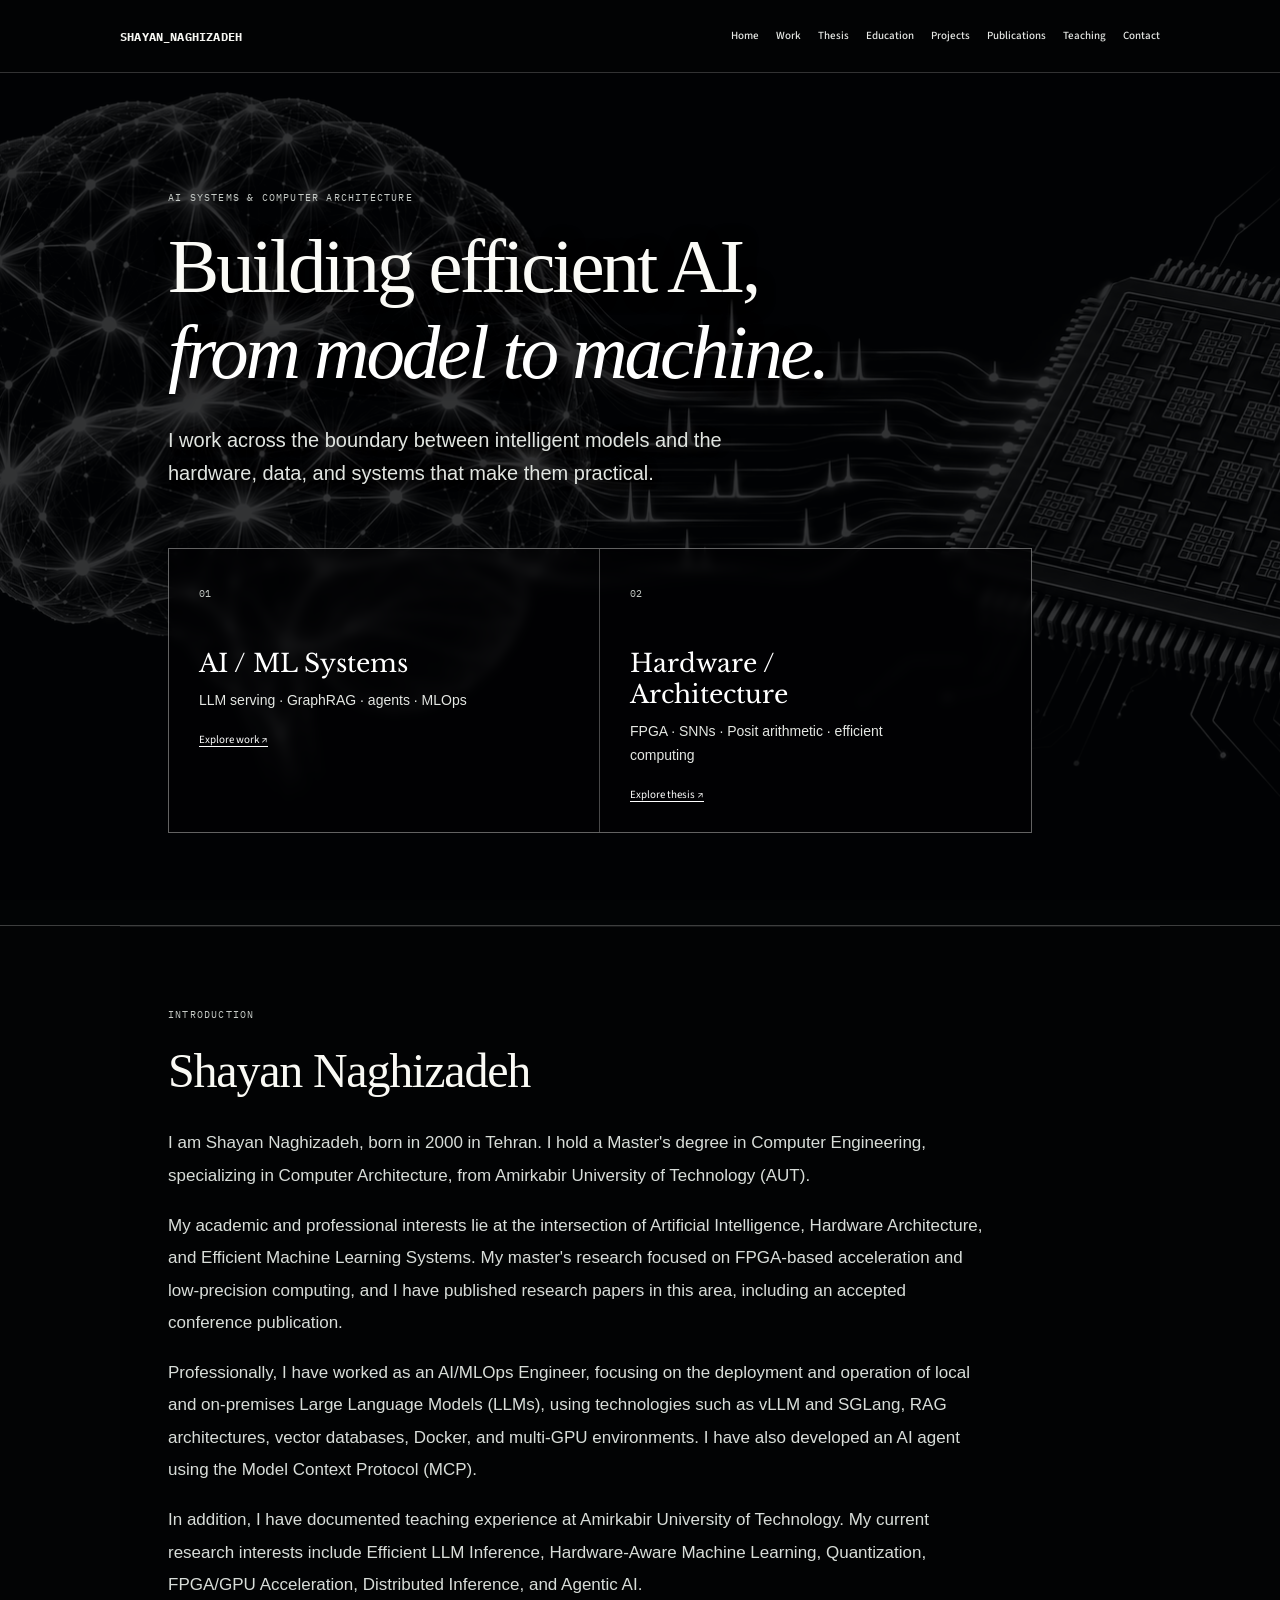
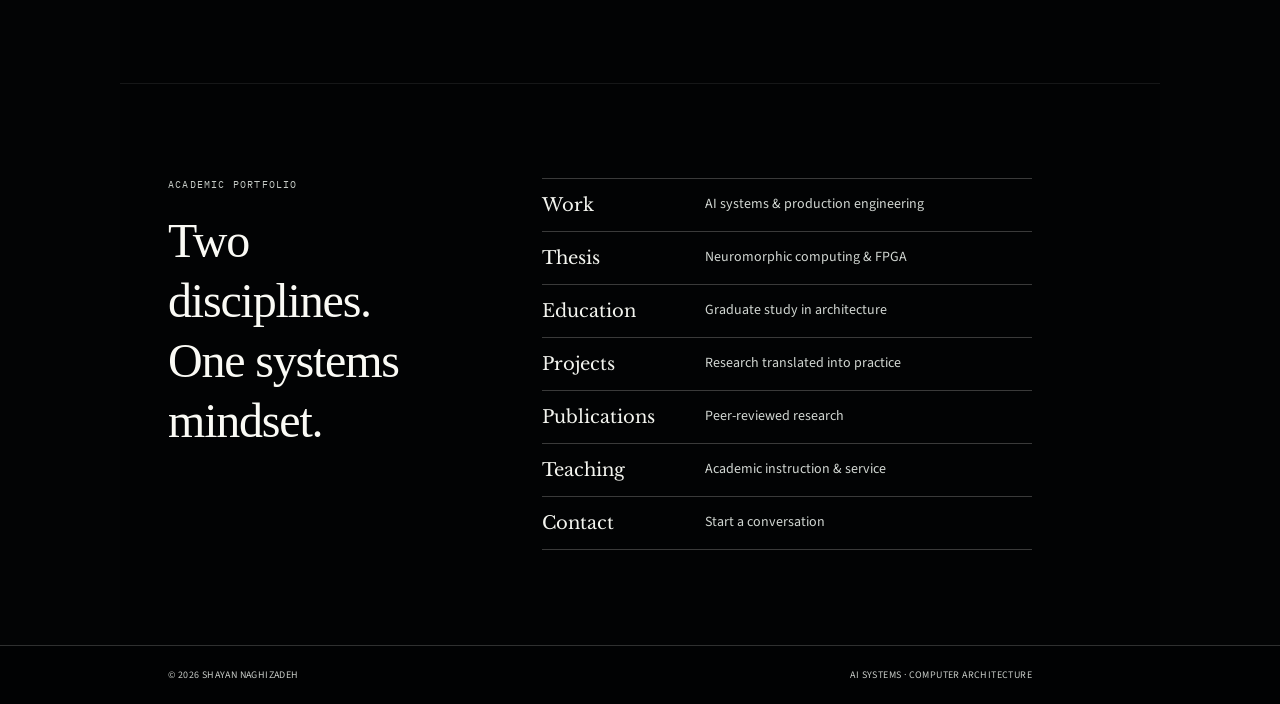
<file: index.html>
<!doctype html><html lang="en"><head><meta charset="utf-8"><meta name="viewport" content="width=device-width,initial-scale=1"><meta name="theme-color" content="#101417"><meta name="description" content="Shayan Naghizadeh — AI Systems and Computer Architecture."><link rel="icon" href="favicon.svg" type="image/svg+xml"><link rel="preconnect" href="https://fonts.googleapis.com"><link rel="preconnect" href="https://fonts.gstatic.com" crossorigin><link href="https://fonts.googleapis.com/css2?family=IBM+Plex+Mono:wght@400;500&family=Libre+Baskerville:ital,wght@0,400;0,700;1,400&family=Source+Sans+3:wght@400;500;600;700&display=swap" rel="stylesheet"><link rel="stylesheet" href="styles.css"><script src="script.js" defer></script><title>Shayan Naghizadeh — AI Systems & Computer Architecture</title></head><body class="theme-neural"><a class="skip" href="#main">Skip to content</a><header class="site-head"><nav class="nav shell" aria-label="Primary"><a class="brand" href="index.html">SHAYAN<span>_</span>NAGHIZADEH</a><button id="menuToggle" class="menu" aria-expanded="false" aria-label="Open navigation">MENU</button><div id="navLinks" class="navlinks"><a href="index.html">Home</a><a href="work.html">Work</a><a href="thesis.html">Thesis</a><a href="education.html">Education</a><a href="projects.html">Projects</a><a href="publications.html">Publications</a><a href="teaching.html">Teaching</a><a href="contact.html">Contact</a></div></nav></header><main id="main"><section class="home-hero"><div class="shell"><p class="overline">AI SYSTEMS &amp; COMPUTER ARCHITECTURE</p><h1>Building efficient AI,<br><em>from model to machine.</em></h1><p class="lede">I work across the boundary between intelligent models and the hardware, data, and systems that make them practical.</p><div class="dual-identity"><a href="work.html"><span>01</span><strong>AI / ML Systems</strong><small>LLM serving · GraphRAG · agents · MLOps</small><b>Explore work ↗</b></a><a href="thesis.html"><span>02</span><strong>Hardware / Architecture</strong><small>FPGA · SNNs · Posit arithmetic · efficient computing</small><b>Explore thesis ↗</b></a></div></div></section><section class="home-intro content shell"><p class="overline">INTRODUCTION</p><h2>Shayan Naghizadeh</h2><p>I am Shayan Naghizadeh, born in 2000 in Tehran. I hold a Master's degree in Computer Engineering, specializing in Computer Architecture, from Amirkabir University of Technology (AUT).</p><p>My academic and professional interests lie at the intersection of Artificial Intelligence, Hardware Architecture, and Efficient Machine Learning Systems. My master's research focused on FPGA-based acceleration and low-precision computing, and I have published research papers in this area, including an accepted conference publication.</p><p>Professionally, I have worked as an AI/MLOps Engineer, focusing on the deployment and operation of local and on-premises Large Language Models (LLMs), using technologies such as vLLM and SGLang, RAG architectures, vector databases, Docker, and multi-GPU environments. I have also developed an AI agent using the Model Context Protocol (MCP).</p><p>In addition, I have documented teaching experience at Amirkabir University of Technology. My current research interests include Efficient LLM Inference, Hardware-Aware Machine Learning, Quantization, FPGA/GPU Acceleration, Distributed Inference, and Agentic AI.</p></section><section class="home-map shell"><div><p class="overline">ACADEMIC PORTFOLIO</p><h2>Two disciplines.<br>One systems mindset.</h2></div><div class="page-grid"><a href="work.html">Work <span>AI systems &amp; production engineering</span></a><a href="thesis.html">Thesis <span>Neuromorphic computing &amp; FPGA</span></a><a href="education.html">Education <span>Graduate study in architecture</span></a><a href="projects.html">Projects <span>Research translated into practice</span></a><a href="publications.html">Publications <span>Peer-reviewed research</span></a><a href="teaching.html">Teaching <span>Academic instruction &amp; service</span></a><a href="contact.html">Contact <span>Start a conversation</span></a></div></section></main><footer><div class="shell"><span>© <span id="year">2026</span> SHAYAN NAGHIZADEH</span><span>AI SYSTEMS · COMPUTER ARCHITECTURE</span></div></footer></body></html>
</file>
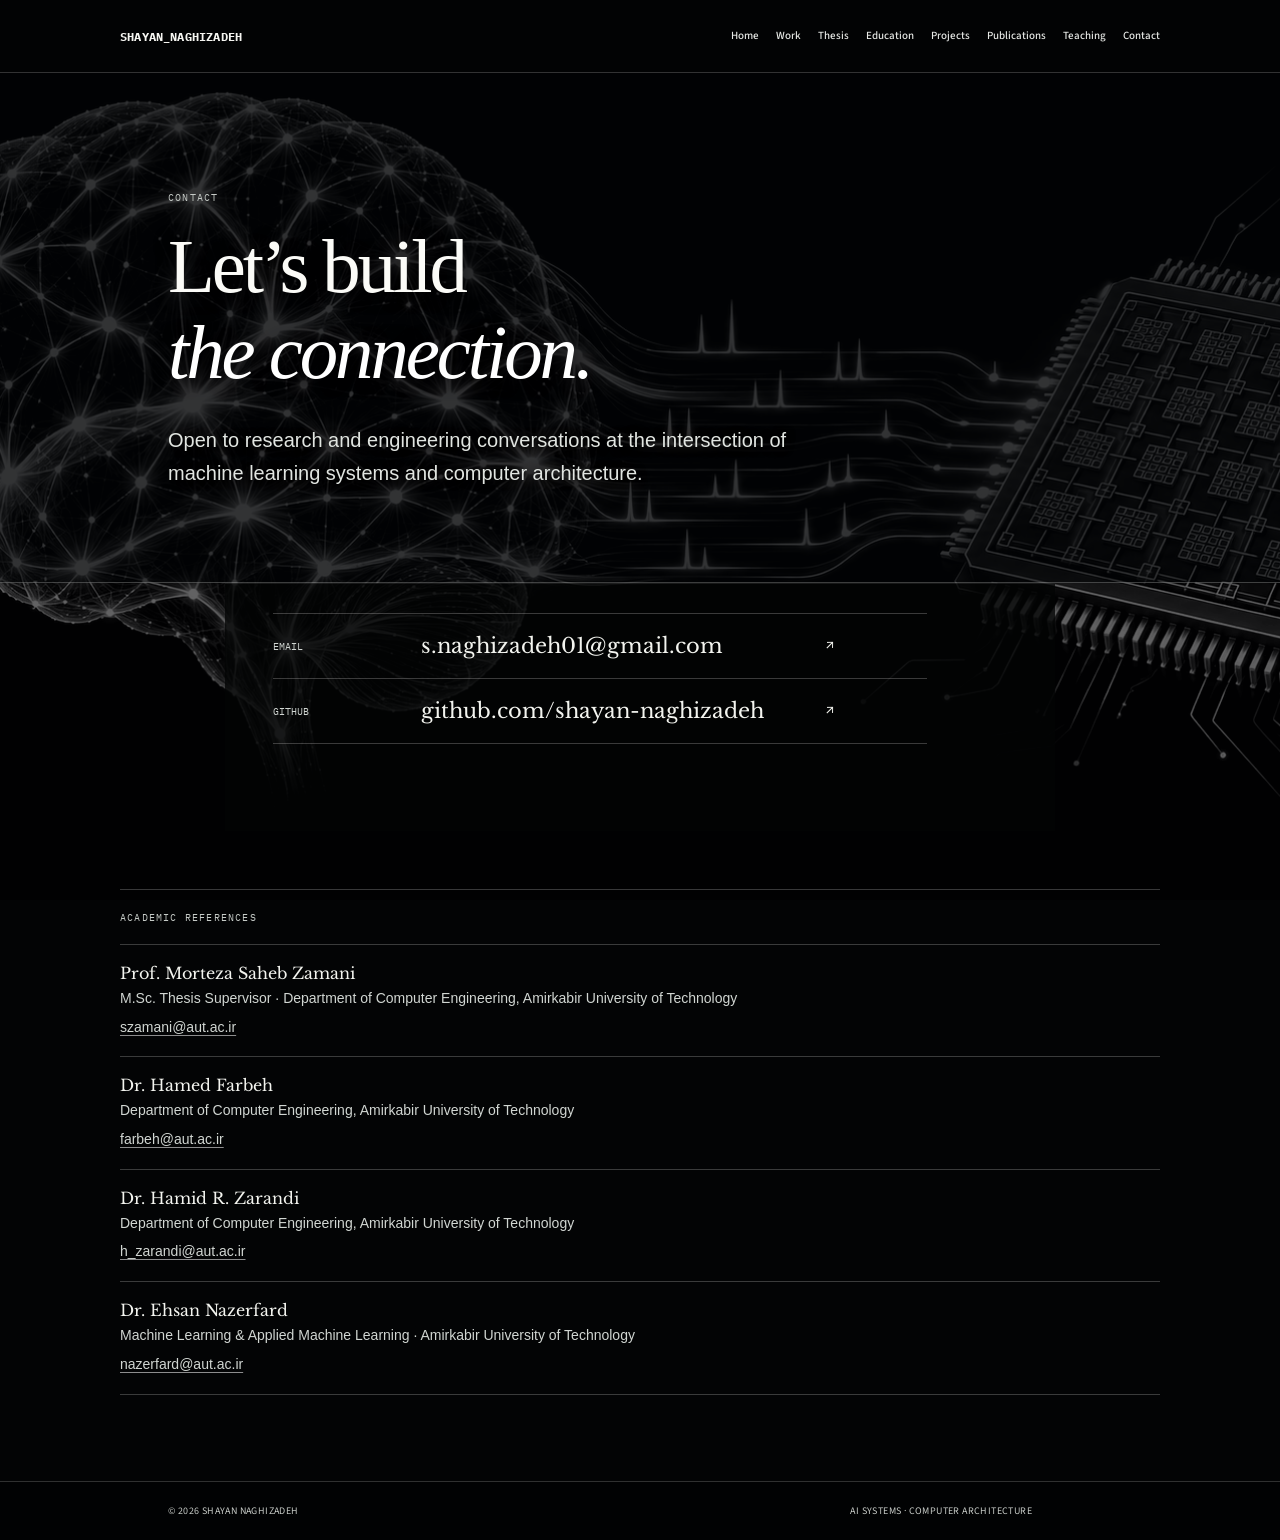
<file: contact.html>
<!doctype html><html lang="en"><head><meta charset="utf-8"><meta name="viewport" content="width=device-width,initial-scale=1"><meta name="theme-color" content="#101417"><meta name="description" content="Shayan Naghizadeh — AI Systems and Computer Architecture."><link rel="icon" href="favicon.svg" type="image/svg+xml"><link rel="preconnect" href="https://fonts.googleapis.com"><link rel="preconnect" href="https://fonts.gstatic.com" crossorigin><link href="https://fonts.googleapis.com/css2?family=IBM+Plex+Mono:wght@400;500&family=Libre+Baskerville:ital,wght@0,400;0,700;1,400&family=Source+Sans+3:wght@400;500;600;700&display=swap" rel="stylesheet"><link rel="stylesheet" href="styles.css"><script src="script.js" defer></script><title>Contact — Shayan Naghizadeh</title></head><body class="theme-neural"><a class="skip" href="#main">Skip to content</a><header class="site-head"><nav class="nav shell" aria-label="Primary"><a class="brand" href="index.html">SHAYAN<span>_</span>NAGHIZADEH</a><button id="menuToggle" class="menu" aria-expanded="false" aria-label="Open navigation">MENU</button><div id="navLinks" class="navlinks"><a href="index.html">Home</a><a href="work.html">Work</a><a href="thesis.html">Thesis</a><a href="education.html">Education</a><a href="projects.html">Projects</a><a href="publications.html">Publications</a><a href="teaching.html">Teaching</a><a href="contact.html">Contact</a></div></nav></header><main id="main"><section class="page-hero dark"><div class="shell"><p class="overline">CONTACT</p><h1>Let’s build<br><em>the connection.</em></h1><p class="lede">Open to research and engineering conversations at the intersection of machine learning systems and computer architecture.</p></div></section><section class="content shell contact-page"><a href="mailto:s.naghizadeh01@gmail.com"><span>EMAIL</span>s.naghizadeh01@gmail.com <b>↗</b></a><a href="https://github.com/shayan-naghizadeh" target="_blank" rel="noopener noreferrer"><span>GITHUB</span>github.com/shayan-naghizadeh <b>↗</b></a></section><section class="references shell"><p class="overline">ACADEMIC REFERENCES</p><div class="reference-list"><article><b>Prof. Morteza Saheb Zamani</b><span>M.Sc. Thesis Supervisor · Department of Computer Engineering, Amirkabir University of Technology</span><a href="mailto:szamani@aut.ac.ir">szamani@aut.ac.ir</a></article><article><b>Dr. Hamed Farbeh</b><span>Department of Computer Engineering, Amirkabir University of Technology</span><a href="mailto:farbeh@aut.ac.ir">farbeh@aut.ac.ir</a></article><article><b>Dr. Hamid R. Zarandi</b><span>Department of Computer Engineering, Amirkabir University of Technology</span><a href="mailto:h_zarandi@aut.ac.ir">h_zarandi@aut.ac.ir</a></article><article><b>Dr. Ehsan Nazerfard</b><span>Machine Learning &amp; Applied Machine Learning · Amirkabir University of Technology</span><a href="mailto:nazerfard@aut.ac.ir">nazerfard@aut.ac.ir</a></article></div></section></main><footer><div class="shell"><span>© <span id="year">2026</span> SHAYAN NAGHIZADEH</span><span>AI SYSTEMS · COMPUTER ARCHITECTURE</span></div></footer></body></html>
</file>
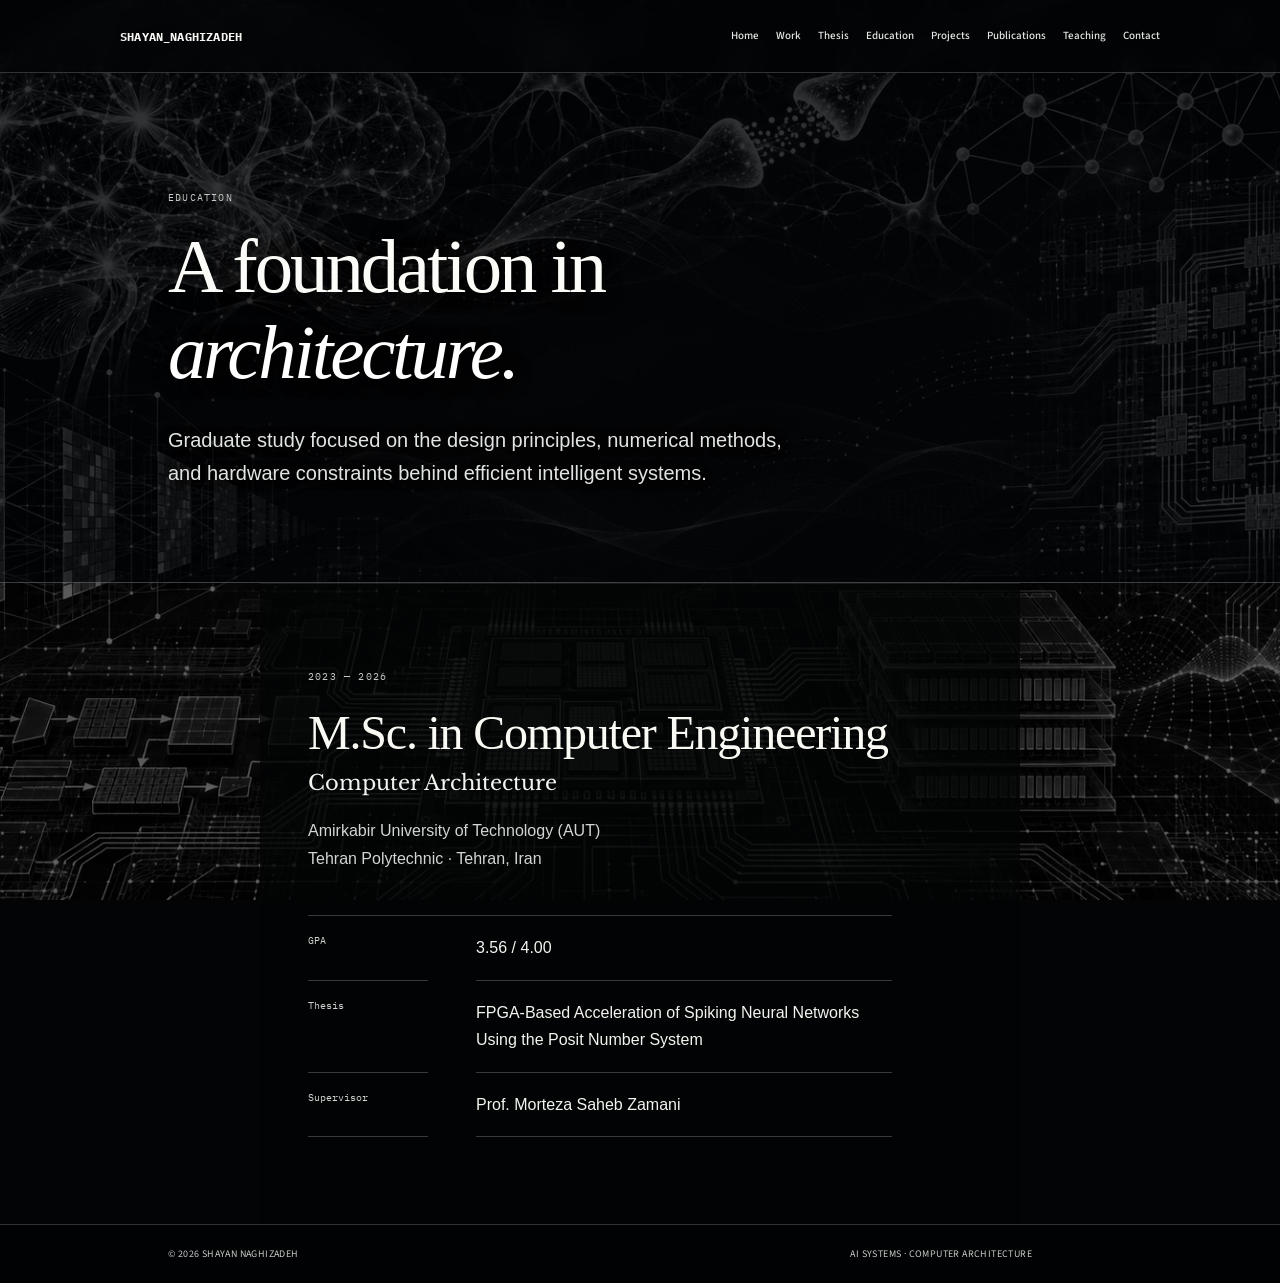
<file: education.html>
<!doctype html><html lang="en"><head><meta charset="utf-8"><meta name="viewport" content="width=device-width,initial-scale=1"><meta name="theme-color" content="#101417"><meta name="description" content="Shayan Naghizadeh — AI Systems and Computer Architecture."><link rel="icon" href="favicon.svg" type="image/svg+xml"><link rel="preconnect" href="https://fonts.googleapis.com"><link rel="preconnect" href="https://fonts.gstatic.com" crossorigin><link href="https://fonts.googleapis.com/css2?family=IBM+Plex+Mono:wght@400;500&family=Libre+Baskerville:ital,wght@0,400;0,700;1,400&family=Source+Sans+3:wght@400;500;600;700&display=swap" rel="stylesheet"><link rel="stylesheet" href="styles.css"><script src="script.js" defer></script><title>Education — Shayan Naghizadeh</title></head><body class="theme-systems education-page"><a class="skip" href="#main">Skip to content</a><header class="site-head"><nav class="nav shell" aria-label="Primary"><a class="brand" href="index.html">SHAYAN<span>_</span>NAGHIZADEH</a><button id="menuToggle" class="menu" aria-expanded="false" aria-label="Open navigation">MENU</button><div id="navLinks" class="navlinks"><a href="index.html">Home</a><a href="work.html">Work</a><a href="thesis.html">Thesis</a><a href="education.html">Education</a><a href="projects.html">Projects</a><a href="publications.html">Publications</a><a href="teaching.html">Teaching</a><a href="contact.html">Contact</a></div></nav></header><main id="main"><section class="page-hero paper"><div class="shell"><p class="overline">EDUCATION</p><h1>A foundation in<br><em>architecture.</em></h1><p class="lede">Graduate study focused on the design principles, numerical methods, and hardware constraints behind efficient intelligent systems.</p></div></section><section class="content shell education-card"><p class="overline">2023 — 2026</p><h2>M.Sc. in Computer Engineering</h2><p class="field">Computer Architecture</p><p class="institution">Amirkabir University of Technology (AUT)<br>Tehran Polytechnic · Tehran, Iran</p><dl><dt>GPA</dt><dd>3.56 / 4.00</dd><dt>Thesis</dt><dd>FPGA-Based Acceleration of Spiking Neural Networks Using the Posit Number System</dd><dt>Supervisor</dt><dd>Prof. Morteza Saheb Zamani</dd></dl></section></main><footer><div class="shell"><span>© <span id="year">2026</span> SHAYAN NAGHIZADEH</span><span>AI SYSTEMS · COMPUTER ARCHITECTURE</span></div></footer></body></html>
</file>
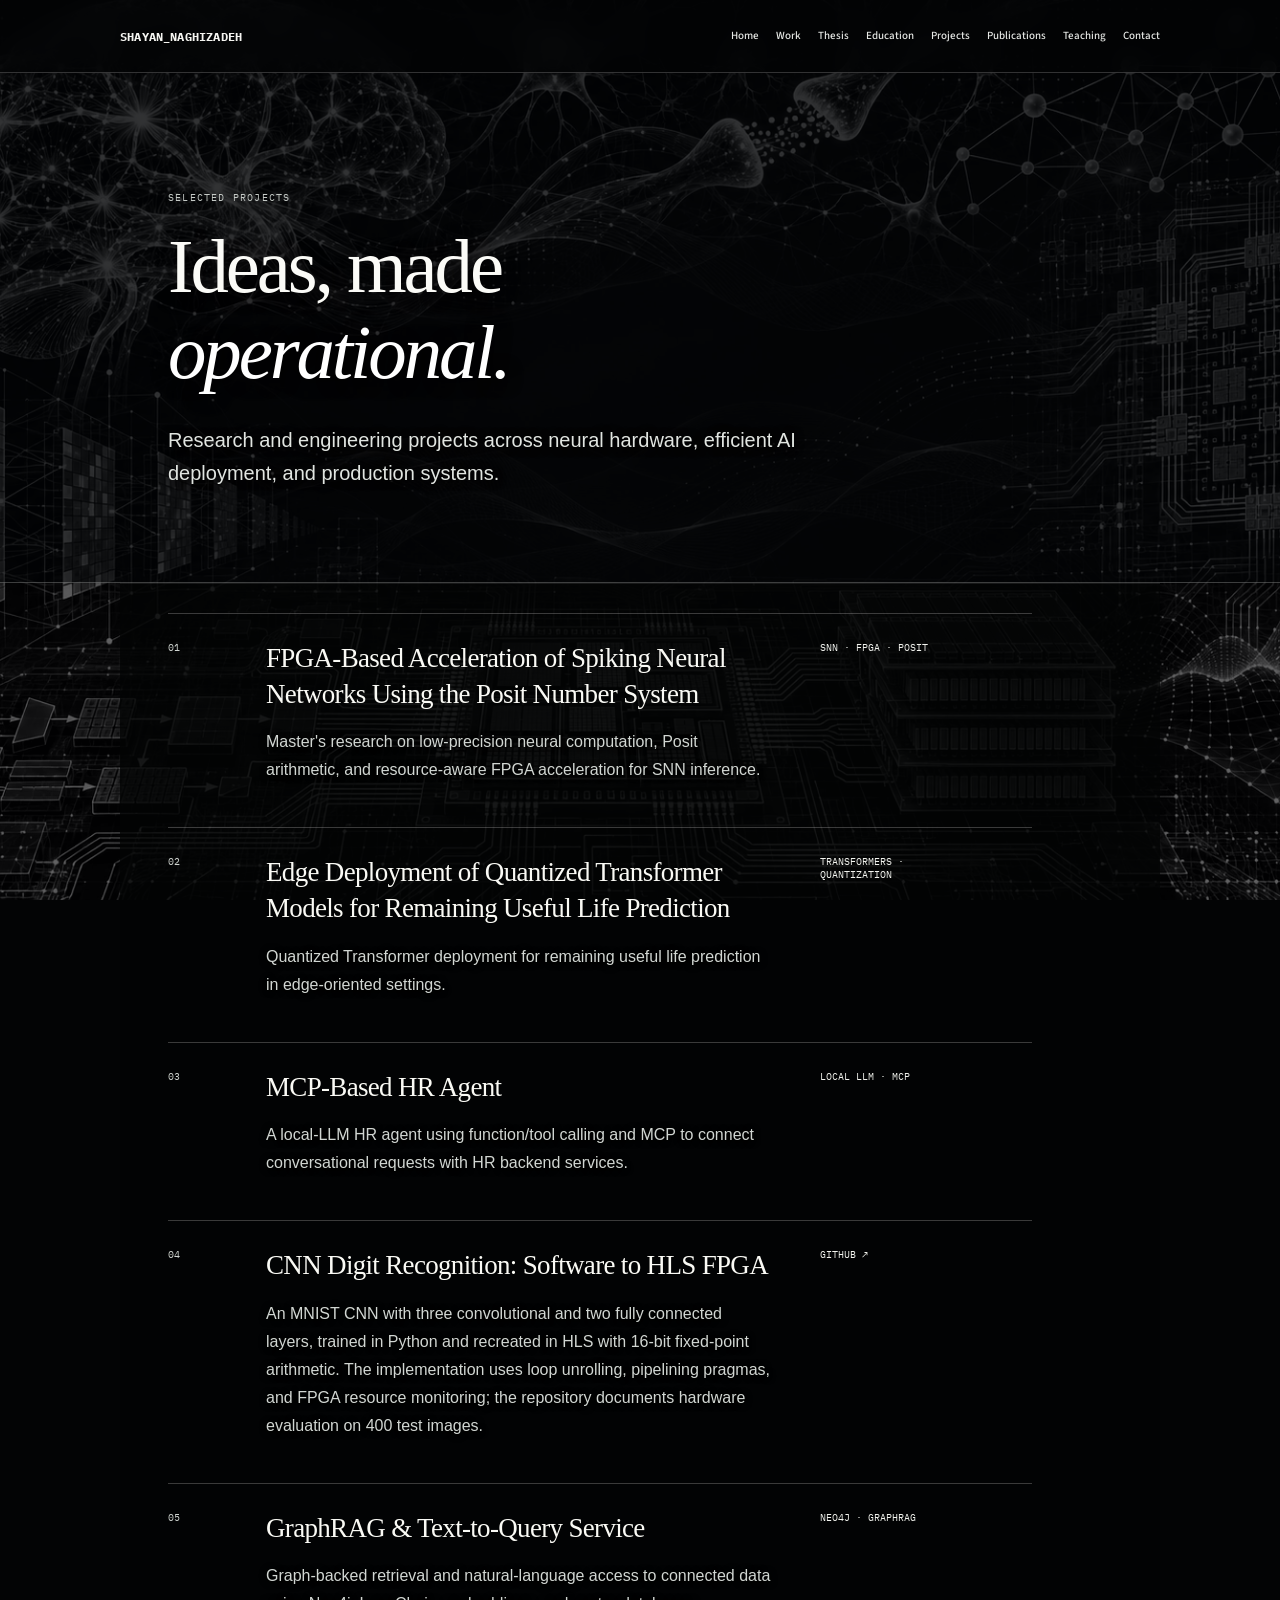
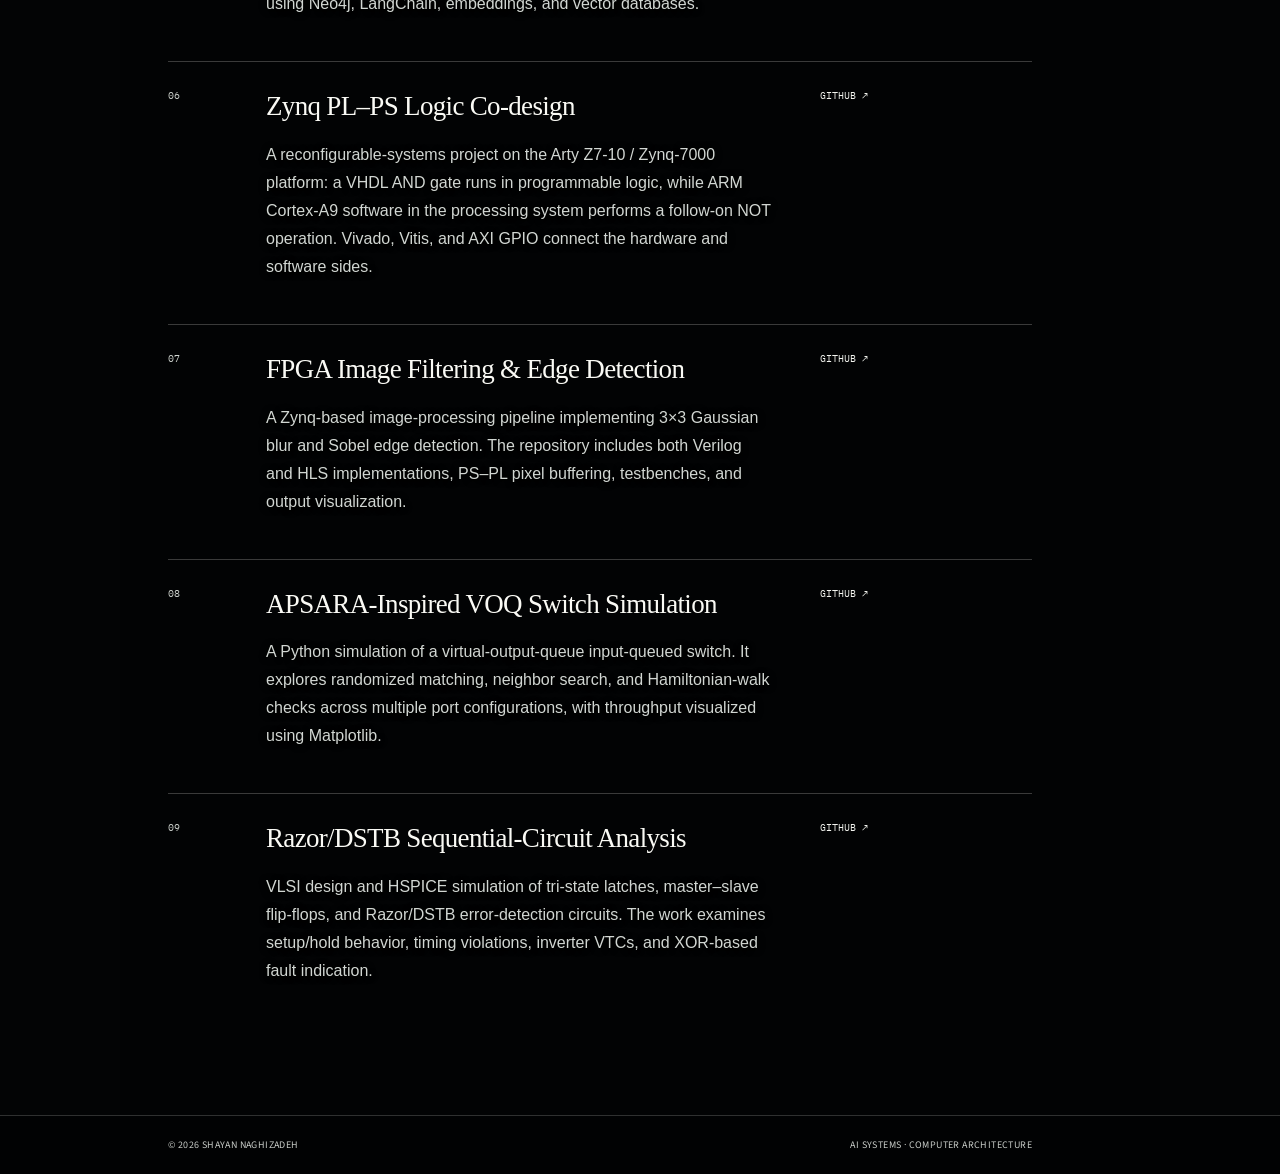
<file: projects.html>
<!doctype html><html lang="en"><head><meta charset="utf-8"><meta name="viewport" content="width=device-width,initial-scale=1"><meta name="theme-color" content="#101417"><meta name="description" content="Shayan Naghizadeh — AI Systems and Computer Architecture."><link rel="icon" href="favicon.svg" type="image/svg+xml"><link rel="preconnect" href="https://fonts.googleapis.com"><link rel="preconnect" href="https://fonts.gstatic.com" crossorigin><link href="https://fonts.googleapis.com/css2?family=IBM+Plex+Mono:wght@400;500&family=Libre+Baskerville:ital,wght@0,400;0,700;1,400&family=Source+Sans+3:wght@400;500;600;700&display=swap" rel="stylesheet"><link rel="stylesheet" href="styles.css"><script src="script.js" defer></script><title>Projects — Shayan Naghizadeh</title></head><body class="theme-systems"><a class="skip" href="#main">Skip to content</a><header class="site-head"><nav class="nav shell" aria-label="Primary"><a class="brand" href="index.html">SHAYAN<span>_</span>NAGHIZADEH</a><button id="menuToggle" class="menu" aria-expanded="false" aria-label="Open navigation">MENU</button><div id="navLinks" class="navlinks"><a href="index.html">Home</a><a href="work.html">Work</a><a href="thesis.html">Thesis</a><a href="education.html">Education</a><a href="projects.html">Projects</a><a href="publications.html">Publications</a><a href="teaching.html">Teaching</a><a href="contact.html">Contact</a></div></nav></header><main id="main"><section class="page-hero paper"><div class="shell"><p class="overline">SELECTED PROJECTS</p><h1>Ideas, made<br><em>operational.</em></h1><p class="lede">Research and engineering projects across neural hardware, efficient AI deployment, and production systems.</p></div></section><section class="content shell project-list"><article><span>01</span><div><h2>FPGA-Based Acceleration of Spiking Neural Networks Using the Posit Number System</h2><p>Master's research on low-precision neural computation, Posit arithmetic, and resource-aware FPGA acceleration for SNN inference.</p></div><b>SNN &middot; FPGA &middot; POSIT</b></article><article><span>02</span><div><h2>Edge Deployment of Quantized Transformer Models for Remaining Useful Life Prediction</h2><p>Quantized Transformer deployment for remaining useful life prediction in edge-oriented settings.</p></div><b>TRANSFORMERS &middot; QUANTIZATION</b></article><article><span>03</span><div><h2>MCP-Based HR Agent</h2><p>A local-LLM HR agent using function/tool calling and MCP to connect conversational requests with HR backend services.</p></div><b>LOCAL LLM &middot; MCP</b></article><article><span>04</span><div><h2>CNN Digit Recognition: Software to HLS FPGA</h2><p>An MNIST CNN with three convolutional and two fully connected layers, trained in Python and recreated in HLS with 16-bit fixed-point arithmetic. The implementation uses loop unrolling, pipelining pragmas, and FPGA resource monitoring; the repository documents hardware evaluation on 400 test images.</p></div><a href="https://github.com/shayan-naghizadeh/train2fpga" target="_blank" rel="noopener noreferrer">GITHUB &nearr;</a></article><article><span>05</span><div><h2>GraphRAG &amp; Text-to-Query Service</h2><p>Graph-backed retrieval and natural-language access to connected data using Neo4j, LangChain, embeddings, and vector databases.</p></div><b>NEO4J &middot; GRAPHRAG</b></article><article><span>06</span><div><h2>Zynq PL&ndash;PS Logic Co-design</h2><p>A reconfigurable-systems project on the Arty Z7-10 / Zynq-7000 platform: a VHDL AND gate runs in programmable logic, while ARM Cortex-A9 software in the processing system performs a follow-on NOT operation. Vivado, Vitis, and AXI GPIO connect the hardware and software sides.</p></div><a href="https://github.com/shayan-naghizadeh/NAND" target="_blank" rel="noopener noreferrer">GITHUB &nearr;</a></article><article><span>07</span><div><h2>FPGA Image Filtering &amp; Edge Detection</h2><p>A Zynq-based image-processing pipeline implementing 3&times;3 Gaussian blur and Sobel edge detection. The repository includes both Verilog and HLS implementations, PS&ndash;PL pixel buffering, testbenches, and output visualization.</p></div><a href="https://github.com/shayan-naghizadeh/Edge-Detection" target="_blank" rel="noopener noreferrer">GITHUB &nearr;</a></article><article><span>08</span><div><h2>APSARA-Inspired VOQ Switch Simulation</h2><p>A Python simulation of a virtual-output-queue input-queued switch. It explores randomized matching, neighbor search, and Hamiltonian-walk checks across multiple port configurations, with throughput visualized using Matplotlib.</p></div><a href="https://github.com/shayan-naghizadeh/APSARA" target="_blank" rel="noopener noreferrer">GITHUB &nearr;</a></article><article><span>09</span><div><h2>Razor/DSTB Sequential-Circuit Analysis</h2><p>VLSI design and HSPICE simulation of tri-state latches, master&ndash;slave flip-flops, and Razor/DSTB error-detection circuits. The work examines setup/hold behavior, timing violations, inverter VTCs, and XOR-based fault indication.</p></div><a href="https://github.com/shayan-naghizadeh/Razor-DSTB" target="_blank" rel="noopener noreferrer">GITHUB &nearr;</a></article></section></main><footer><div class="shell"><span>© <span id="year">2026</span> SHAYAN NAGHIZADEH</span><span>AI SYSTEMS · COMPUTER ARCHITECTURE</span></div></footer></body></html>
</file>
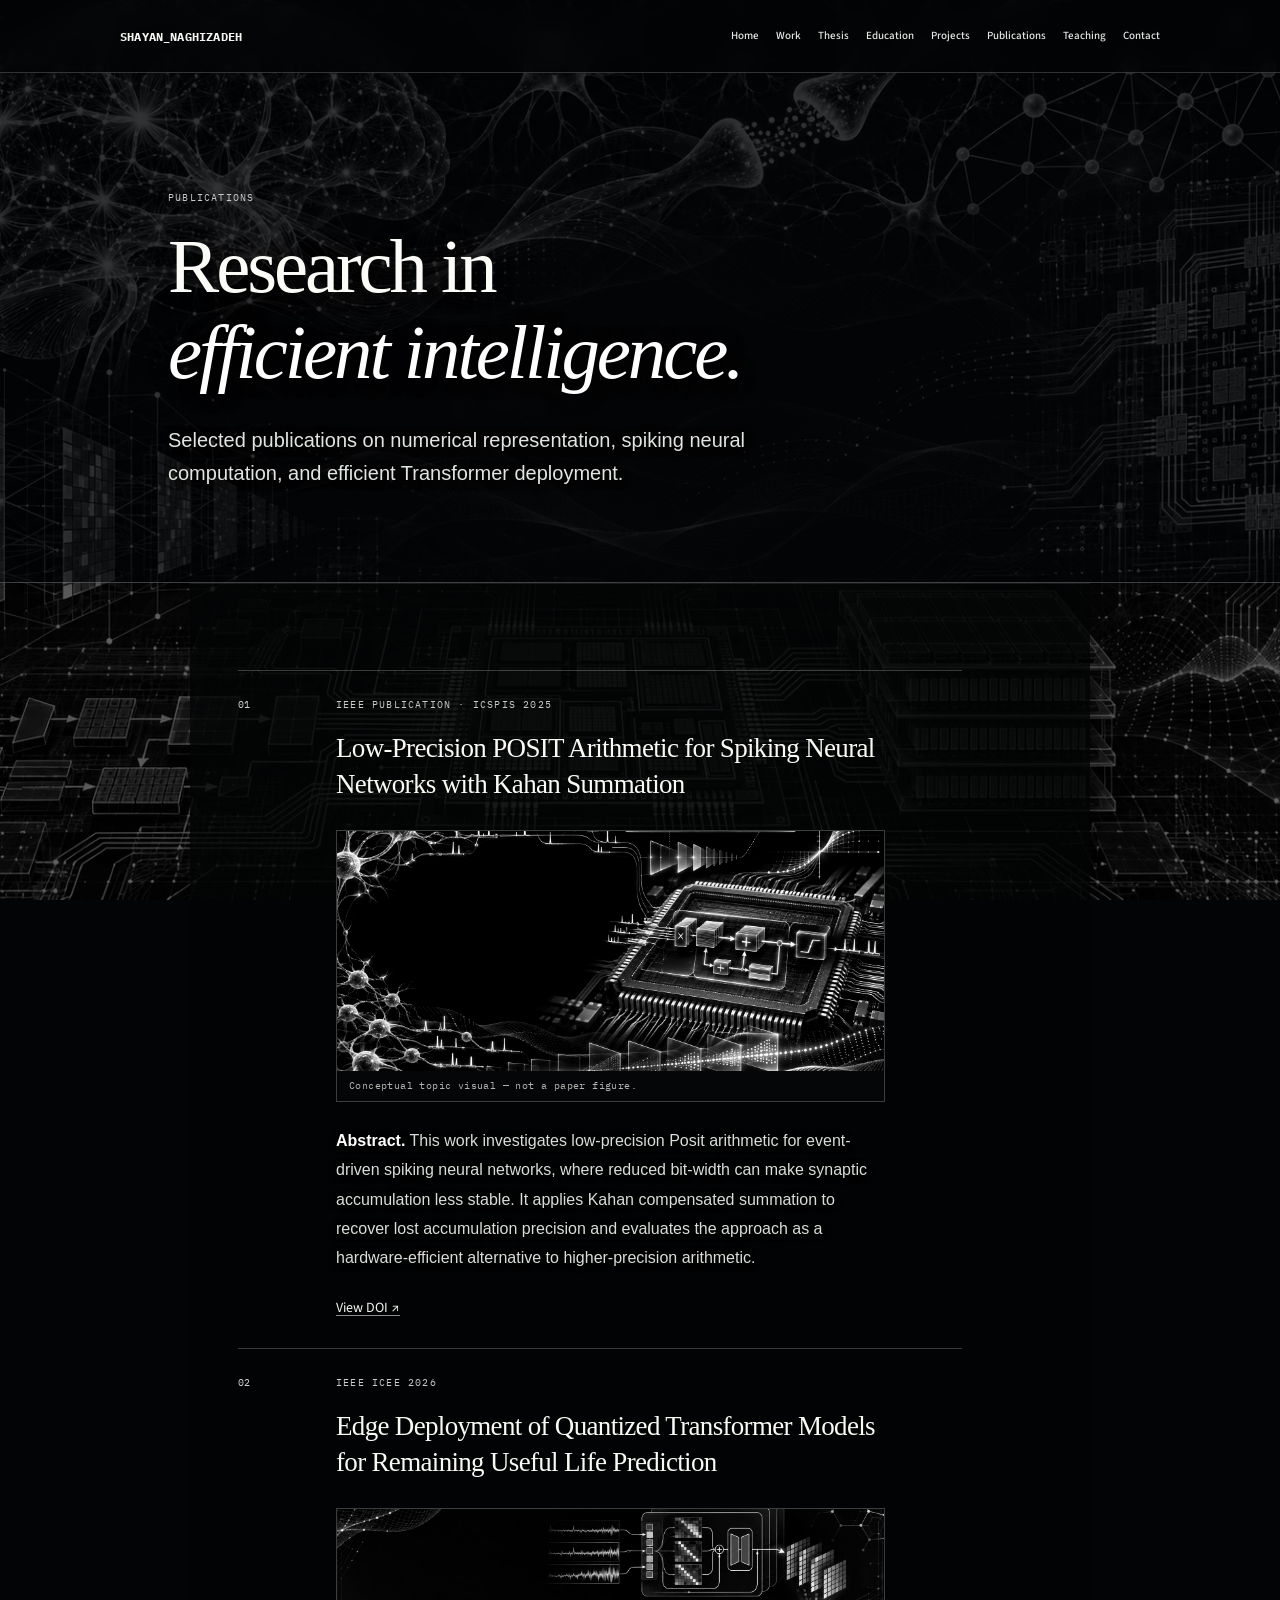
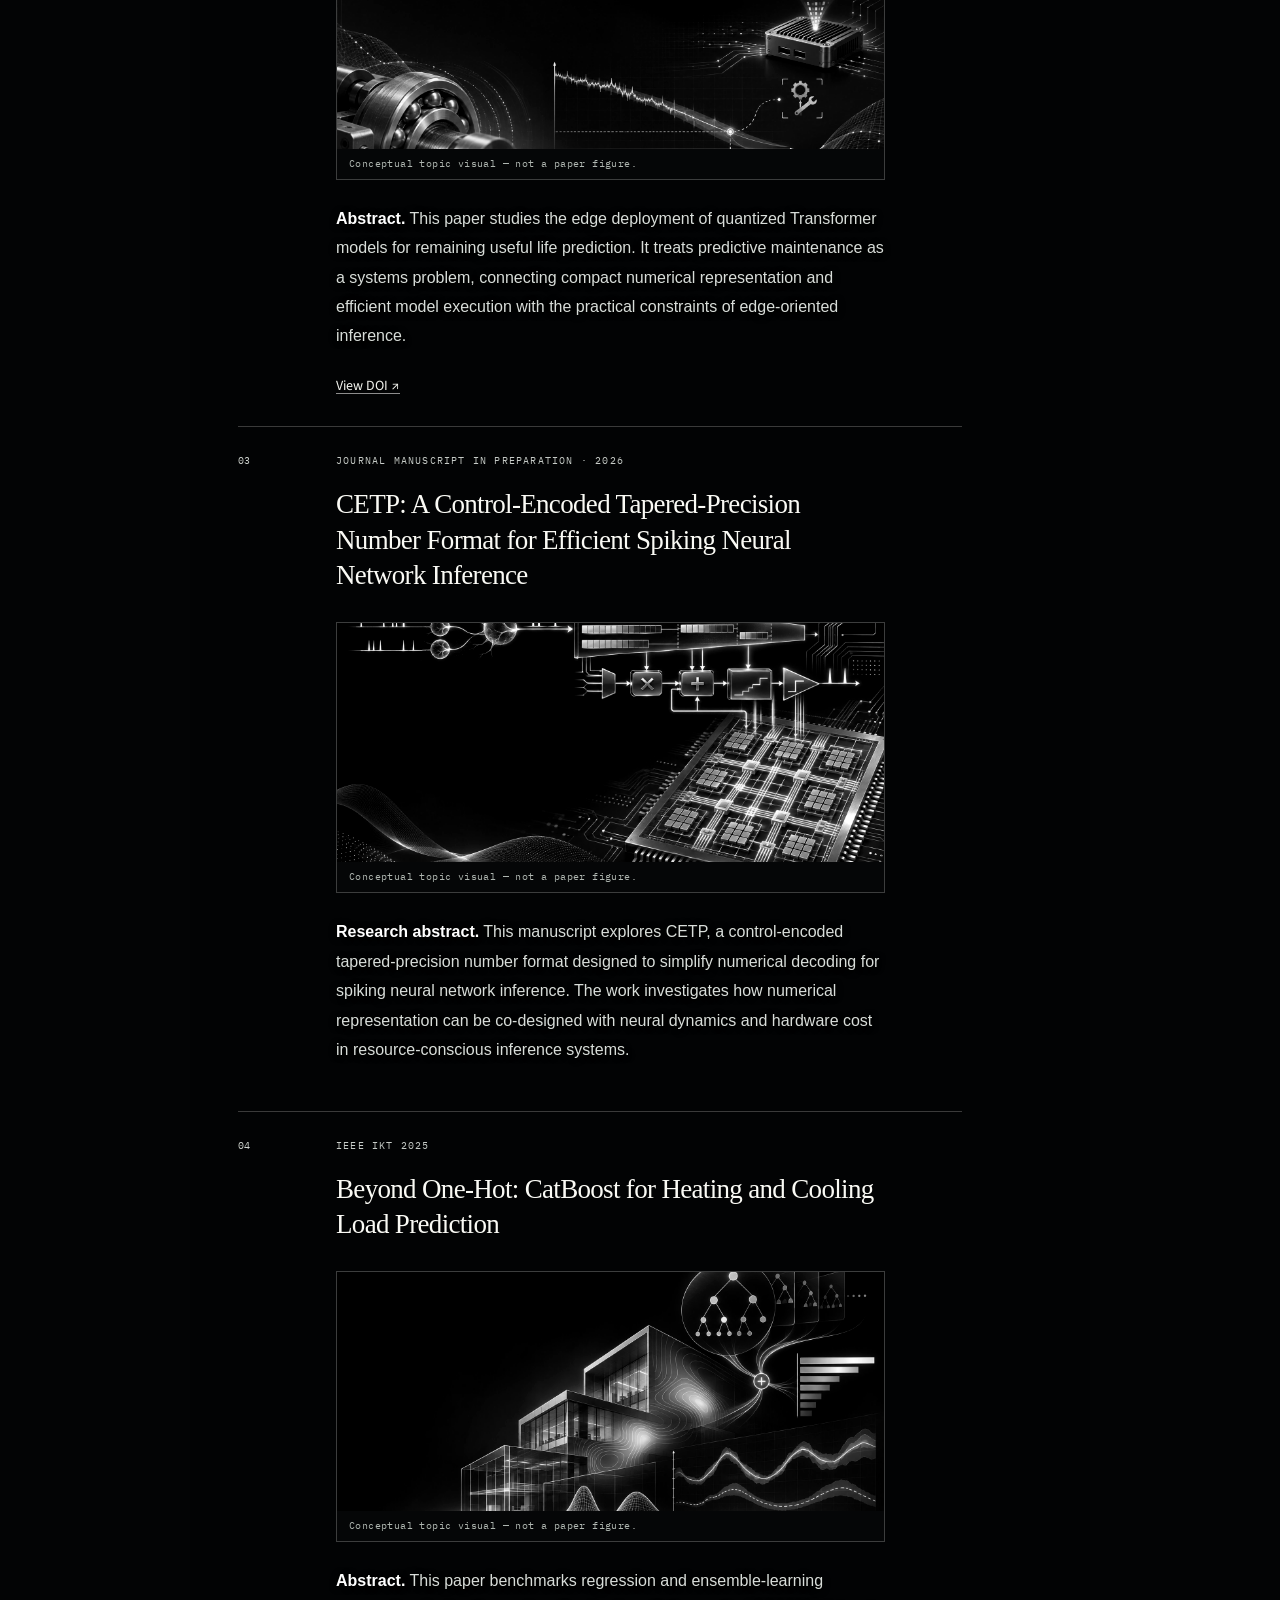
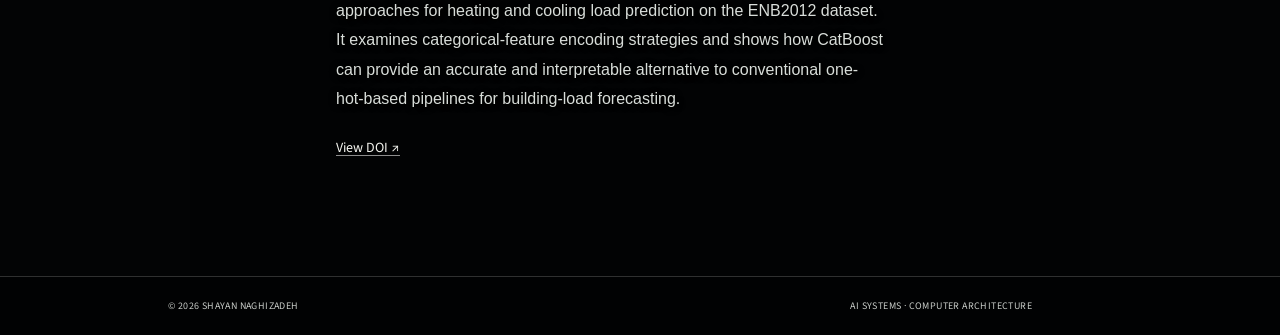
<file: publications.html>
<!doctype html><html lang="en"><head><meta charset="utf-8"><meta name="viewport" content="width=device-width,initial-scale=1"><meta name="theme-color" content="#101417"><meta name="description" content="Shayan Naghizadeh — AI Systems and Computer Architecture."><link rel="icon" href="favicon.svg" type="image/svg+xml"><link rel="preconnect" href="https://fonts.googleapis.com"><link rel="preconnect" href="https://fonts.gstatic.com" crossorigin><link href="https://fonts.googleapis.com/css2?family=IBM+Plex+Mono:wght@400;500&family=Libre+Baskerville:ital,wght@0,400;0,700;1,400&family=Source+Sans+3:wght@400;500;600;700&display=swap" rel="stylesheet"><link rel="stylesheet" href="styles.css"><script src="script.js" defer></script><title>Publications — Shayan Naghizadeh</title></head><body class="theme-systems"><a class="skip" href="#main">Skip to content</a><header class="site-head"><nav class="nav shell" aria-label="Primary"><a class="brand" href="index.html">SHAYAN<span>_</span>NAGHIZADEH</a><button id="menuToggle" class="menu" aria-expanded="false" aria-label="Open navigation">MENU</button><div id="navLinks" class="navlinks"><a href="index.html">Home</a><a href="work.html">Work</a><a href="thesis.html">Thesis</a><a href="education.html">Education</a><a href="projects.html">Projects</a><a href="publications.html">Publications</a><a href="teaching.html">Teaching</a><a href="contact.html">Contact</a></div></nav></header><main id="main"><section class="page-hero paper"><div class="shell"><p class="overline">PUBLICATIONS</p><h1>Research in<br><em>efficient intelligence.</em></h1><p class="lede">Selected publications on numerical representation, spiking neural computation, and efficient Transformer deployment.</p></div></section><section class="content shell pubs"><article><span>01</span><div><p class="overline">IEEE PUBLICATION &middot; ICSPIS 2025</p><h2>Low-Precision POSIT Arithmetic for Spiking Neural Networks with Kahan Summation</h2><figure class="pub-visual"><img src="assets/pub-posit-snn.webp" alt="Conceptual illustration of Posit arithmetic and spiking neural network hardware" loading="lazy"><figcaption>Conceptual topic visual &mdash; not a paper figure.</figcaption></figure><p class="pub-abstract"><b>Abstract.</b> This work investigates low-precision Posit arithmetic for event-driven spiking neural networks, where reduced bit-width can make synaptic accumulation less stable. It applies Kahan compensated summation to recover lost accumulation precision and evaluates the approach as a hardware-efficient alternative to higher-precision arithmetic.</p><a href="https://doi.org/10.1109/ICSPIS68676.2025.11551780" target="_blank" rel="noopener noreferrer">View DOI &nearr;</a></div></article><article><span>02</span><div><p class="overline">IEEE ICEE 2026</p><h2>Edge Deployment of Quantized Transformer Models for Remaining Useful Life Prediction</h2><figure class="pub-visual"><img src="assets/pub-transformer-rul.webp" alt="Conceptual illustration of a quantized Transformer deployed at the edge for remaining useful life prediction" loading="lazy"><figcaption>Conceptual topic visual &mdash; not a paper figure.</figcaption></figure><p class="pub-abstract"><b>Abstract.</b> This paper studies the edge deployment of quantized Transformer models for remaining useful life prediction. It treats predictive maintenance as a systems problem, connecting compact numerical representation and efficient model execution with the practical constraints of edge-oriented inference.</p><a href="https://doi.org/10.1109/ICEE70628.2026.11710400" target="_blank" rel="noopener noreferrer">View DOI &nearr;</a></div></article><article><span>03</span><div><p class="overline">JOURNAL MANUSCRIPT IN PREPARATION &middot; 2026</p><h2>CETP: A Control-Encoded Tapered-Precision Number Format for Efficient Spiking Neural Network Inference</h2><figure class="pub-visual"><img src="assets/pub-cetp.webp" alt="Conceptual illustration of a tapered-precision arithmetic datapath for spiking neural network inference" loading="lazy"><figcaption>Conceptual topic visual &mdash; not a paper figure.</figcaption></figure><p class="pub-abstract"><b>Research abstract.</b> This manuscript explores CETP, a control-encoded tapered-precision number format designed to simplify numerical decoding for spiking neural network inference. The work investigates how numerical representation can be co-designed with neural dynamics and hardware cost in resource-conscious inference systems.</p></div></article><article><span>04</span><div><p class="overline">IEEE IKT 2025</p><h2>Beyond One-Hot: CatBoost for Heating and Cooling Load Prediction</h2><figure class="pub-visual"><img src="assets/pub-catboost.webp" alt="Conceptual illustration of CatBoost forecasting for building heating and cooling loads" loading="lazy"><figcaption>Conceptual topic visual &mdash; not a paper figure.</figcaption></figure><p class="pub-abstract"><b>Abstract.</b> This paper benchmarks regression and ensemble-learning approaches for heating and cooling load prediction on the ENB2012 dataset. It examines categorical-feature encoding strategies and shows how CatBoost can provide an accurate and interpretable alternative to conventional one-hot-based pipelines for building-load forecasting.</p><a href="https://doi.org/10.1109/IKT69652.2025.11626726" target="_blank" rel="noopener noreferrer">View DOI &nearr;</a></div></article></section></main><footer><div class="shell"><span>© <span id="year">2026</span> SHAYAN NAGHIZADEH</span><span>AI SYSTEMS · COMPUTER ARCHITECTURE</span></div></footer></body></html>
</file>
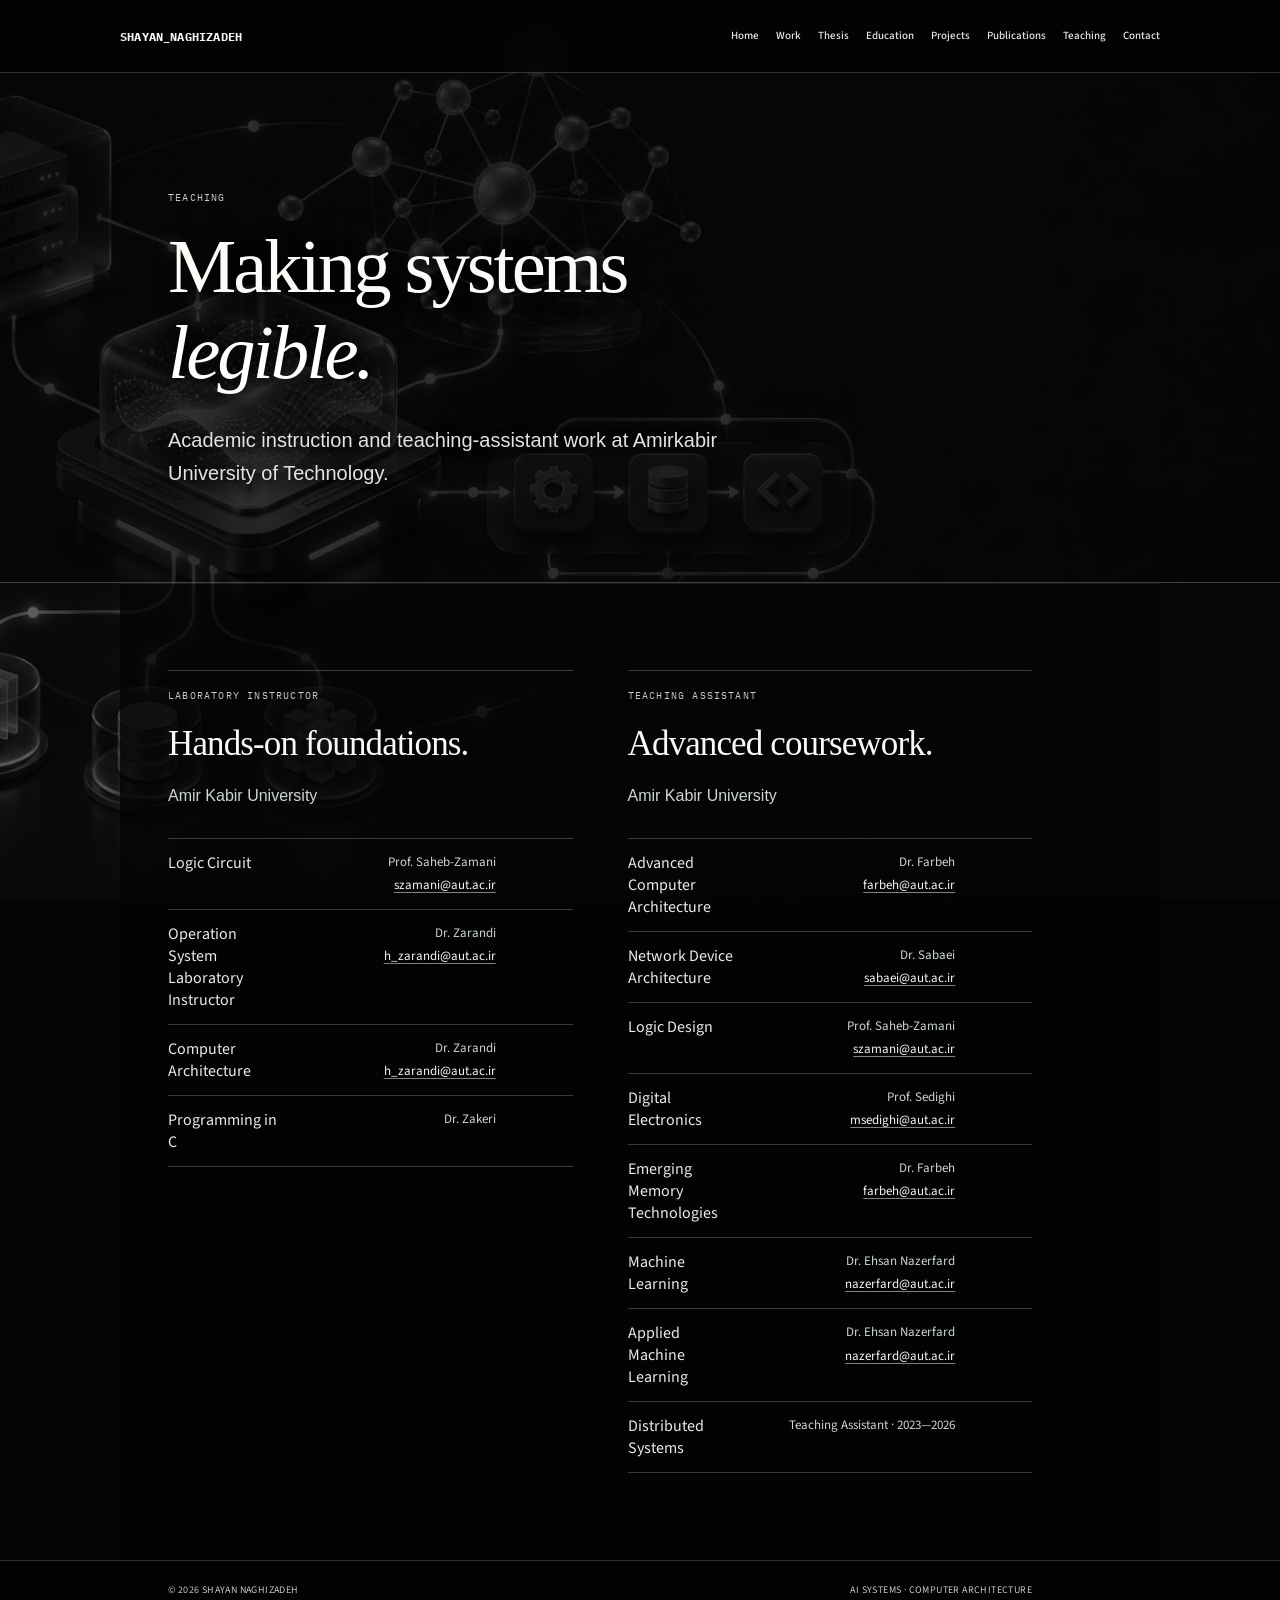
<file: teaching.html>
<!doctype html><html lang="en"><head><meta charset="utf-8"><meta name="viewport" content="width=device-width,initial-scale=1"><meta name="theme-color" content="#101417"><meta name="description" content="Shayan Naghizadeh — AI Systems and Computer Architecture."><link rel="icon" href="favicon.svg" type="image/svg+xml"><link rel="preconnect" href="https://fonts.googleapis.com"><link rel="preconnect" href="https://fonts.gstatic.com" crossorigin><link href="https://fonts.googleapis.com/css2?family=IBM+Plex+Mono:wght@400;500&family=Libre+Baskerville:ital,wght@0,400;0,700;1,400&family=Source+Sans+3:wght@400;500;600;700&display=swap" rel="stylesheet"><link rel="stylesheet" href="styles.css"><script src="script.js" defer></script><title>Teaching — Shayan Naghizadeh</title></head><body class="theme-agent"><a class="skip" href="#main">Skip to content</a><header class="site-head"><nav class="nav shell" aria-label="Primary"><a class="brand" href="index.html">SHAYAN<span>_</span>NAGHIZADEH</a><button id="menuToggle" class="menu" aria-expanded="false" aria-label="Open navigation">MENU</button><div id="navLinks" class="navlinks"><a href="index.html">Home</a><a href="work.html">Work</a><a href="thesis.html">Thesis</a><a href="education.html">Education</a><a href="projects.html">Projects</a><a href="publications.html">Publications</a><a href="teaching.html">Teaching</a><a href="contact.html">Contact</a></div></nav></header><main id="main"><section class="page-hero paper"><div class="shell"><p class="overline">TEACHING</p><h1>Making systems<br><em>legible.</em></h1><p class="lede">Academic instruction and teaching-assistant work at Amirkabir University of Technology.</p></div></section><section class="content shell teaching-grid"><article><p class="overline">LABORATORY INSTRUCTOR</p><h2>Hands-on foundations.</h2><p class="institution">Amir Kabir University</p><ul><li>Logic Circuit <span>Prof. Saheb-Zamani<br><a href="mailto:szamani@aut.ac.ir">szamani@aut.ac.ir</a></span></li><li>Operation System Laboratory Instructor <span>Dr. Zarandi<br><a href="mailto:h_zarandi@aut.ac.ir">h_zarandi@aut.ac.ir</a></span></li><li>Computer Architecture <span>Dr. Zarandi<br><a href="mailto:h_zarandi@aut.ac.ir">h_zarandi@aut.ac.ir</a></span></li><li>Programming in C <span>Dr. Zakeri</span></li></ul></article><article><p class="overline">TEACHING ASSISTANT</p><h2>Advanced coursework.</h2><p class="institution">Amir Kabir University</p><ul><li>Advanced Computer Architecture <span>Dr. Farbeh<br><a href="mailto:farbeh@aut.ac.ir">farbeh@aut.ac.ir</a></span></li><li>Network Device Architecture <span>Dr. Sabaei<br><a href="mailto:sabaei@aut.ac.ir">sabaei@aut.ac.ir</a></span></li><li>Logic Design <span>Prof. Saheb-Zamani<br><a href="mailto:szamani@aut.ac.ir">szamani@aut.ac.ir</a></span></li><li>Digital Electronics <span>Prof. Sedighi<br><a href="mailto:msedighi@aut.ac.ir">msedighi@aut.ac.ir</a></span></li><li>Emerging Memory Technologies <span>Dr. Farbeh<br><a href="mailto:farbeh@aut.ac.ir">farbeh@aut.ac.ir</a></span></li><li>Machine Learning <span>Dr. Ehsan Nazerfard<br><a href="mailto:nazerfard@aut.ac.ir">nazerfard@aut.ac.ir</a></span></li><li>Applied Machine Learning <span>Dr. Ehsan Nazerfard<br><a href="mailto:nazerfard@aut.ac.ir">nazerfard@aut.ac.ir</a></span></li><li>Distributed Systems <span>Teaching Assistant · 2023—2026</span></li></ul></article></section></main><footer><div class="shell"><span>© <span id="year">2026</span> SHAYAN NAGHIZADEH</span><span>AI SYSTEMS · COMPUTER ARCHITECTURE</span></div></footer></body></html>
</file>
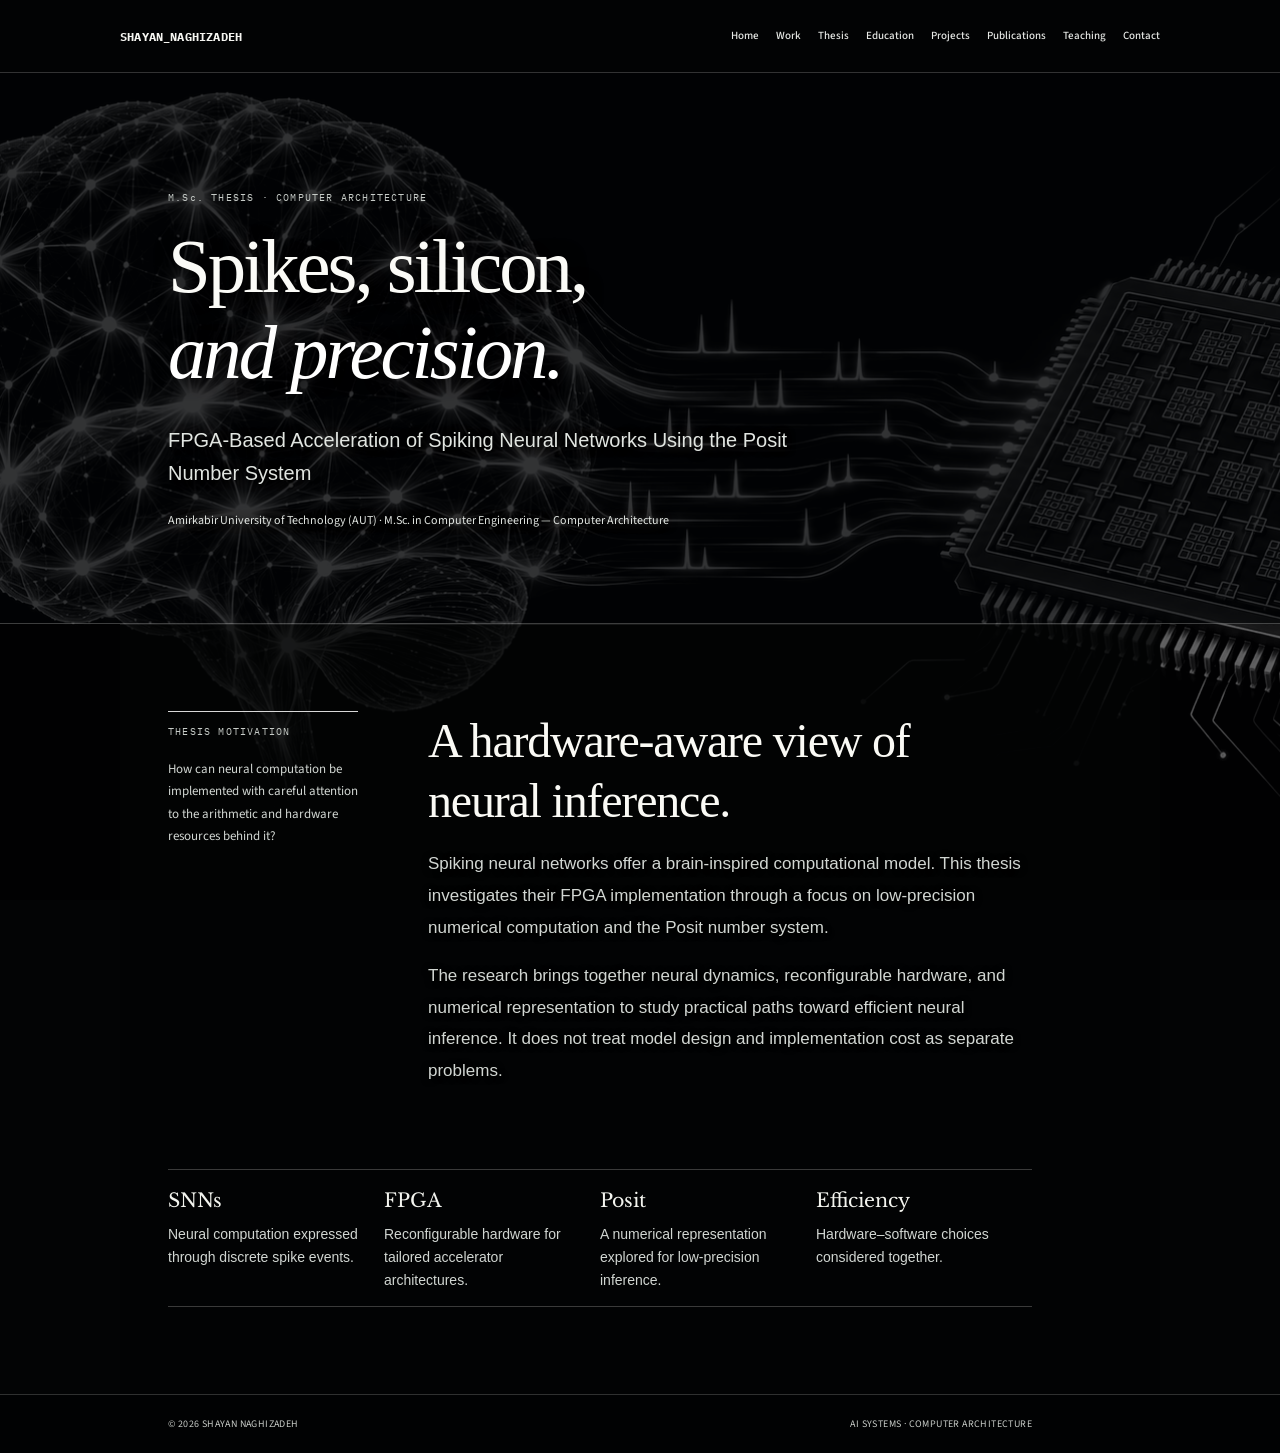
<file: thesis.html>
<!doctype html><html lang="en"><head><meta charset="utf-8"><meta name="viewport" content="width=device-width,initial-scale=1"><meta name="theme-color" content="#101417"><meta name="description" content="Shayan Naghizadeh — AI Systems and Computer Architecture."><link rel="icon" href="favicon.svg" type="image/svg+xml"><link rel="preconnect" href="https://fonts.googleapis.com"><link rel="preconnect" href="https://fonts.gstatic.com" crossorigin><link href="https://fonts.googleapis.com/css2?family=IBM+Plex+Mono:wght@400;500&family=Libre+Baskerville:ital,wght@0,400;0,700;1,400&family=Source+Sans+3:wght@400;500;600;700&display=swap" rel="stylesheet"><link rel="stylesheet" href="styles.css"><script src="script.js" defer></script><title>Thesis — Shayan Naghizadeh</title></head><body class="theme-neural"><a class="skip" href="#main">Skip to content</a><header class="site-head"><nav class="nav shell" aria-label="Primary"><a class="brand" href="index.html">SHAYAN<span>_</span>NAGHIZADEH</a><button id="menuToggle" class="menu" aria-expanded="false" aria-label="Open navigation">MENU</button><div id="navLinks" class="navlinks"><a href="index.html">Home</a><a href="work.html">Work</a><a href="thesis.html">Thesis</a><a href="education.html">Education</a><a href="projects.html">Projects</a><a href="publications.html">Publications</a><a href="teaching.html">Teaching</a><a href="contact.html">Contact</a></div></nav></header><main id="main"><section class="page-hero thesis-hero"><div class="shell"><p class="overline">M.Sc. THESIS · COMPUTER ARCHITECTURE</p><h1>Spikes, silicon,<br><em>and precision.</em></h1><p class="lede">FPGA-Based Acceleration of Spiking Neural Networks Using the Posit Number System</p><p class="thesis-meta">Amirkabir University of Technology (AUT) · M.Sc. in Computer Engineering — Computer Architecture</p></div></section><figure class="thesis-image"><img src="assets/thesis-neuromorphic.webp" alt="Monochrome artistic visualization of neuromorphic computing and FPGA circuitry"><figcaption>NEUROMORPHIC COMPUTATION / RECONFIGURABLE HARDWARE</figcaption></figure><section class="content shell"><div class="detail-grid"><aside><p class="overline">THESIS MOTIVATION</p><p>How can neural computation be implemented with careful attention to the arithmetic and hardware resources behind it?</p></aside><div><h2>A hardware-aware view of neural inference.</h2><p>Spiking neural networks offer a brain-inspired computational model. This thesis investigates their FPGA implementation through a focus on low-precision numerical computation and the Posit number system.</p><p>The research brings together neural dynamics, reconfigurable hardware, and numerical representation to study practical paths toward efficient neural inference. It does not treat model design and implementation cost as separate problems.</p></div></div><div class="four-up"><div><b>SNNs</b><p>Neural computation expressed through discrete spike events.</p></div><div><b>FPGA</b><p>Reconfigurable hardware for tailored accelerator architectures.</p></div><div><b>Posit</b><p>A numerical representation explored for low-precision inference.</p></div><div><b>Efficiency</b><p>Hardware–software choices considered together.</p></div></div></section></main><footer><div class="shell"><span>© <span id="year">2026</span> SHAYAN NAGHIZADEH</span><span>AI SYSTEMS · COMPUTER ARCHITECTURE</span></div></footer></body></html>
</file>
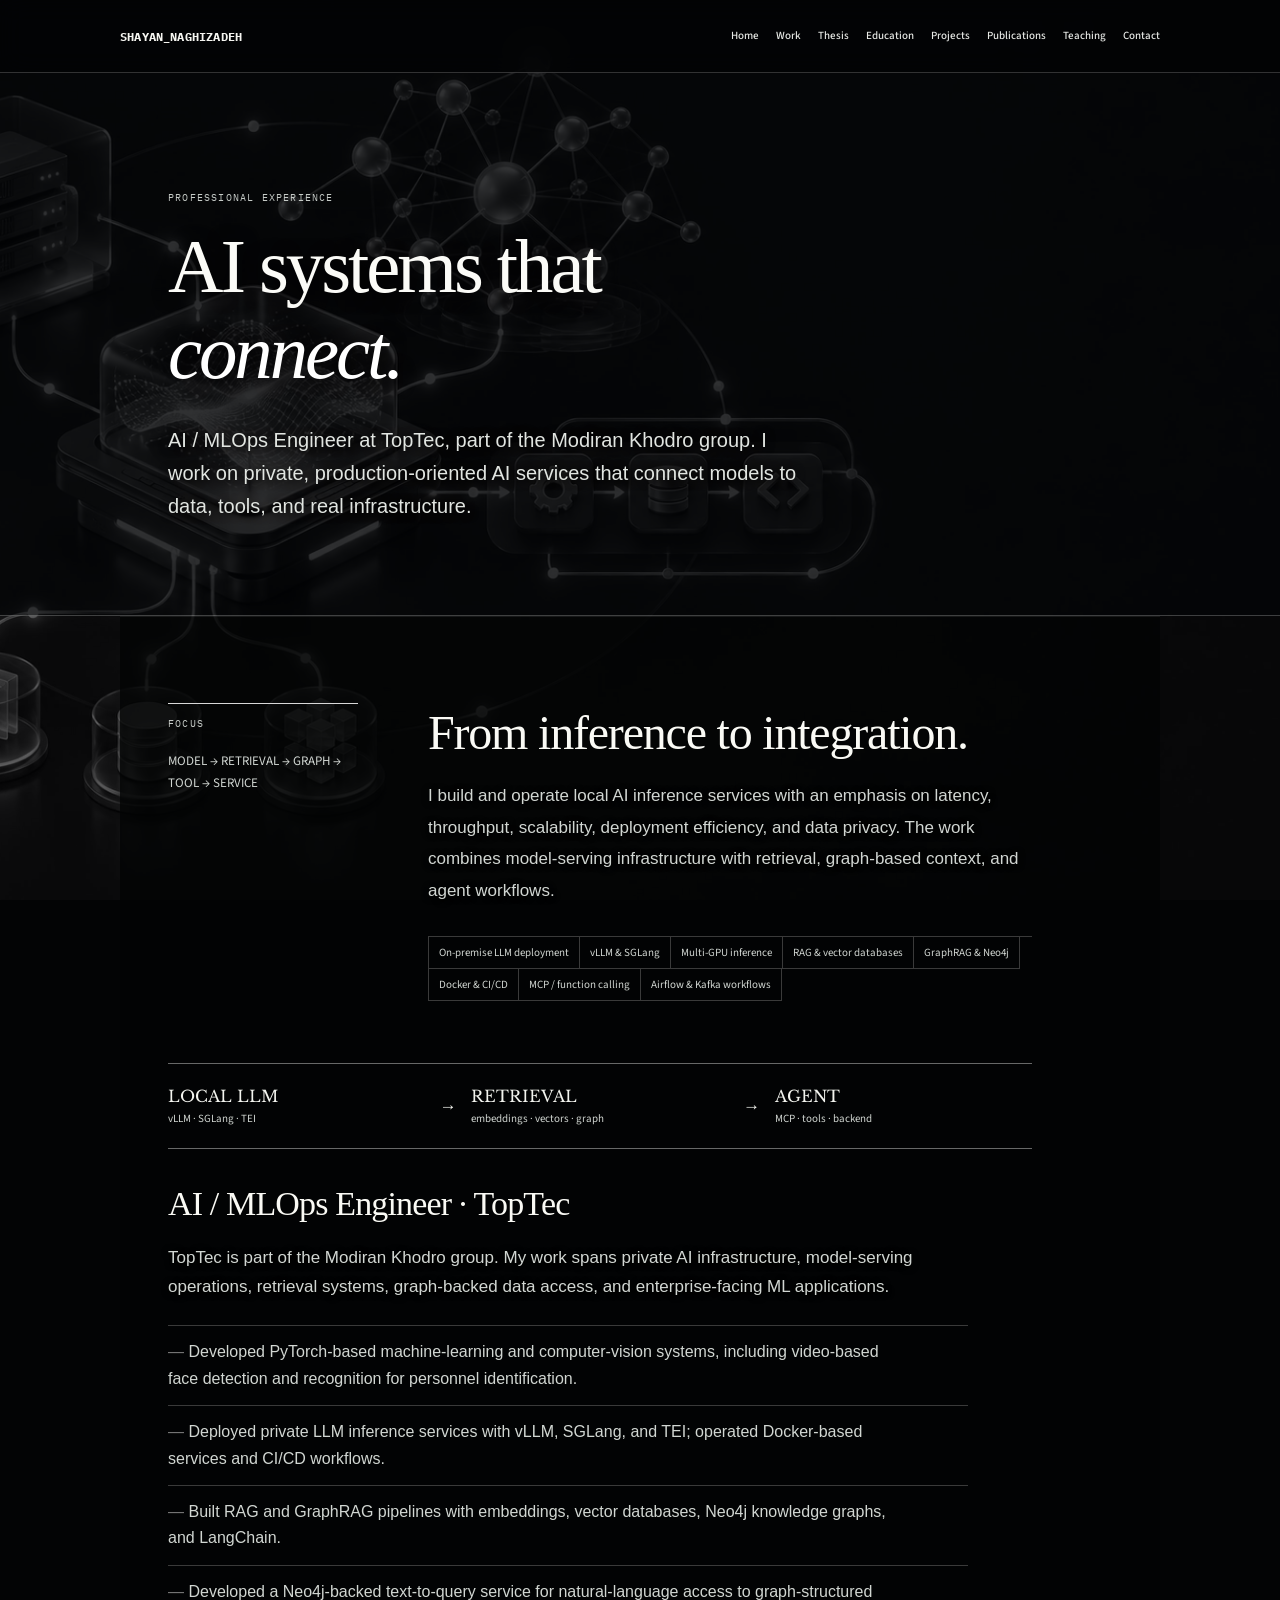
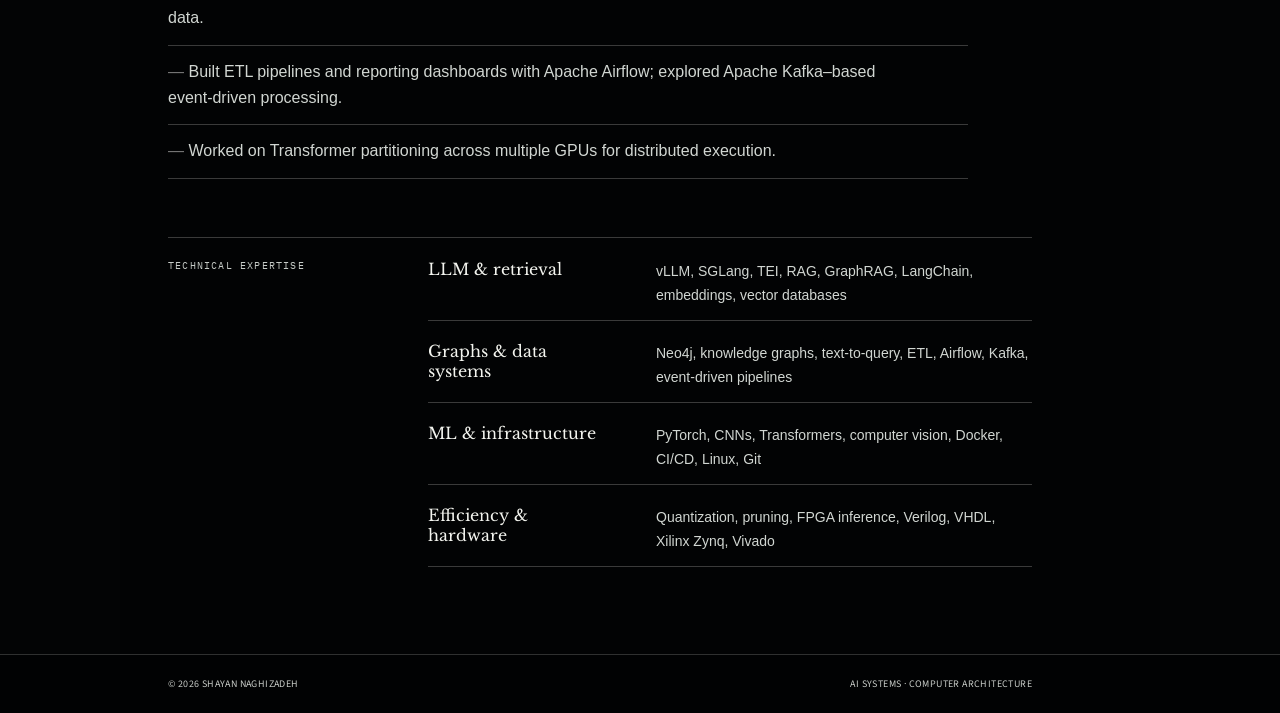
<file: work.html>
<!doctype html><html lang="en"><head><meta charset="utf-8"><meta name="viewport" content="width=device-width,initial-scale=1"><meta name="theme-color" content="#101417"><meta name="description" content="Shayan Naghizadeh — AI Systems and Computer Architecture."><link rel="icon" href="favicon.svg" type="image/svg+xml"><link rel="preconnect" href="https://fonts.googleapis.com"><link rel="preconnect" href="https://fonts.gstatic.com" crossorigin><link href="https://fonts.googleapis.com/css2?family=IBM+Plex+Mono:wght@400;500&family=Libre+Baskerville:ital,wght@0,400;0,700;1,400&family=Source+Sans+3:wght@400;500;600;700&display=swap" rel="stylesheet"><link rel="stylesheet" href="styles.css"><script src="script.js" defer></script><title>Work — Shayan Naghizadeh</title></head><body class="theme-agent"><a class="skip" href="#main">Skip to content</a><header class="site-head"><nav class="nav shell" aria-label="Primary"><a class="brand" href="index.html">SHAYAN<span>_</span>NAGHIZADEH</a><button id="menuToggle" class="menu" aria-expanded="false" aria-label="Open navigation">MENU</button><div id="navLinks" class="navlinks"><a href="index.html">Home</a><a href="work.html">Work</a><a href="thesis.html">Thesis</a><a href="education.html">Education</a><a href="projects.html">Projects</a><a href="publications.html">Publications</a><a href="teaching.html">Teaching</a><a href="contact.html">Contact</a></div></nav></header><main id="main"><section class="page-hero dark"><div class="shell split"><div><p class="overline">PROFESSIONAL EXPERIENCE</p><h1>AI systems that<br><em>connect.</em></h1><p class="lede">AI / MLOps Engineer at TopTec, part of the Modiran Khodro group. I work on private, production-oriented AI services that connect models to data, tools, and real infrastructure.</p></div><img class="page-art" src="assets/agentic-graph.webp" alt="Abstract visual of agentic AI and a knowledge graph"></div></section><section class="content shell"><div class="detail-grid"><aside><p class="overline">FOCUS</p><p>MODEL → RETRIEVAL → GRAPH → TOOL → SERVICE</p></aside><div><h2>From inference to integration.</h2><p>I build and operate local AI inference services with an emphasis on latency, throughput, scalability, deployment efficiency, and data privacy. The work combines model-serving infrastructure with retrieval, graph-based context, and agent workflows.</p><div class="capabilities"><span>On-premise LLM deployment</span><span>vLLM &amp; SGLang</span><span>Multi-GPU inference</span><span>RAG &amp; vector databases</span><span>GraphRAG &amp; Neo4j</span><span>Docker &amp; CI/CD</span><span>MCP / function calling</span><span>Airflow &amp; Kafka workflows</span></div></div></div><div class="flow"><div>LOCAL LLM<br><small>vLLM · SGLang · TEI</small></div><i>→</i><div>RETRIEVAL<br><small>embeddings · vectors · graph</small></div><i>→</i><div>AGENT<br><small>MCP · tools · backend</small></div></div><section class="experience-panel"><h2>AI / MLOps Engineer · TopTec</h2><p>TopTec is part of the Modiran Khodro group. My work spans private AI infrastructure, model-serving operations, retrieval systems, graph-backed data access, and enterprise-facing ML applications.</p><ul><li>Developed PyTorch-based machine-learning and computer-vision systems, including video-based face detection and recognition for personnel identification.</li><li>Deployed private LLM inference services with vLLM, SGLang, and TEI; operated Docker-based services and CI/CD workflows.</li><li>Built RAG and GraphRAG pipelines with embeddings, vector databases, Neo4j knowledge graphs, and LangChain.</li><li>Developed a Neo4j-backed text-to-query service for natural-language access to graph-structured data.</li><li>Built ETL pipelines and reporting dashboards with Apache Airflow; explored Apache Kafka–based event-driven processing.</li><li>Worked on Transformer partitioning across multiple GPUs for distributed execution.</li></ul></section><section class="skill-matrix"><p class="overline">TECHNICAL EXPERTISE</p><div><b>LLM &amp; retrieval</b><span>vLLM, SGLang, TEI, RAG, GraphRAG, LangChain, embeddings, vector databases</span></div><div><b>Graphs &amp; data systems</b><span>Neo4j, knowledge graphs, text-to-query, ETL, Airflow, Kafka, event-driven pipelines</span></div><div><b>ML &amp; infrastructure</b><span>PyTorch, CNNs, Transformers, computer vision, Docker, CI/CD, Linux, Git</span></div><div><b>Efficiency &amp; hardware</b><span>Quantization, pruning, FPGA inference, Verilog, VHDL, Xilinx Zynq, Vivado</span></div></section></section></main><footer><div class="shell"><span>© <span id="year">2026</span> SHAYAN NAGHIZADEH</span><span>AI SYSTEMS · COMPUTER ARCHITECTURE</span></div></footer></body></html>
</file>
<file: styles.css>
:root{--black:#0a0a0a;--ink:#171717;--text:#303030;--muted:#737373;--paper:#fff;--line:#d8d8d8;--soft:#f5f5f5;--serif:"Libre Baskerville",Georgia,serif;--sans:"Source Sans 3",Arial,sans-serif;--mono:"IBM Plex Mono",monospace;--max:1040px}*{box-sizing:border-box}html{scroll-behavior:smooth}body{margin:0;background:#fff;color:var(--text);font:17px/1.72 var(--sans)}a{color:inherit;text-decoration:none}.shell{width:min(var(--max),calc(100% - 48px));margin:auto}.skip{position:fixed;top:-60px;left:12px;padding:8px 12px;background:#fff;border:1px solid #111;z-index:99;font:12px var(--sans)}.skip:focus{top:12px}.site-head{background:#fff;border-bottom:1px solid var(--line)}.nav{height:72px;display:flex;align-items:center;justify-content:space-between;gap:25px}.brand{font:700 12px var(--mono);letter-spacing:.015em;white-space:nowrap}.brand span{color:#111}.navlinks{display:flex;align-items:center;gap:17px;font:500 11px var(--sans)}.navlinks a{padding:3px 0;border-bottom:1px solid transparent}.navlinks a:hover{border-color:#111}.menu{display:none;border:0;background:#fff;font:500 11px var(--sans);letter-spacing:.05em}.overline{margin:0 0 20px;color:#777;font:400 10px var(--mono);letter-spacing:.12em}.home-hero,.page-hero{padding:118px 0 92px;border-bottom:1px solid #111}.home-hero,.thesis-hero{position:relative;isolation:isolate;color:#fff;background:#0a0a0a url("assets/thesis-neuromorphic.webp") center/cover no-repeat}.home-hero:before,.thesis-hero:before,.page-hero.dark:before{content:"";position:absolute;inset:0;background:rgba(0,0,0,.66);z-index:-1}.page-hero.dark{position:relative;isolation:isolate;color:#fff;background:#090909 url("assets/agentic-graph.webp") center/cover no-repeat}.page-hero.paper{background:#fff;color:var(--ink);border-bottom:1px solid var(--line)}.home-hero h1,.page-hero h1{max-width:850px;margin:0;color:inherit;font:400 clamp(44px,6vw,78px)/1.12 var(--serif);letter-spacing:-.04em}.home-hero h1 em,.page-hero h1 em{font-style:italic;color:inherit}.home-hero .overline,.thesis-hero .overline,.page-hero.dark .overline{color:#d4d4d4}.lede{max-width:640px;margin:28px 0 0;color:#555;font-size:20px;line-height:1.65}.home-hero .lede,.thesis-hero .lede,.page-hero.dark .lede{color:#e5e5e5}.thesis-meta{margin:21px 0 0;color:#d2d2d2;font:12px/1.7 var(--sans)}.dual-identity{display:grid;grid-template-columns:1fr 1fr;gap:0;margin-top:58px;border:1px solid rgba(255,255,255,.62);background:rgba(0,0,0,.18)}.dual-identity a{min-height:190px;padding:24px;border-right:1px solid rgba(255,255,255,.62);transition:background .2s}.dual-identity a:last-child{border-right:0}.dual-identity a:hover{background:rgba(255,255,255,.1)}.dual-identity span{color:#d0d0d0;font:10px var(--mono)}.dual-identity strong{display:block;margin-top:42px;font:400 25px var(--serif)}.dual-identity small{display:block;margin-top:9px;color:#e1e1e1;font-size:14px}.dual-identity b{display:block;margin-top:20px;font:400 11px var(--sans);text-decoration:underline;text-underline-offset:3px}.home-map{display:grid;grid-template-columns:.75fr 1.25fr;gap:80px;padding:95px 0}.home-map h2,.content h2{margin:0;color:#1b1b1b;font:400 clamp(31px,4vw,48px)/1.25 var(--serif);letter-spacing:-.025em}.page-grid{border-top:1px solid var(--line)}.page-grid a{display:grid;grid-template-columns:115px 1fr;gap:20px;padding:15px 0;border-bottom:1px solid var(--line);font:400 18px var(--serif)}.page-grid span{color:#6d6d6d;font:14px var(--sans)}.split{display:block}.page-art,.thesis-image{display:none}.content{padding:87px 0}.detail-grid{display:grid;grid-template-columns:190px 1fr;gap:70px}.detail-grid aside{border-top:1px solid var(--line);padding-top:13px}.detail-grid aside p:last-child{margin:0;color:#747474;font:13px/1.7 var(--sans)}.detail-grid>div>p:not(.overline){max-width:720px;color:#494949;font-size:17px;line-height:1.86}.capabilities{display:flex;flex-wrap:wrap;gap:0;margin-top:30px;border-top:1px solid var(--line);border-left:1px solid var(--line)}.capabilities span{padding:8px 10px;border-right:1px solid var(--line);border-bottom:1px solid var(--line);color:#555;font:11px var(--sans)}.flow{display:grid;grid-template-columns:1fr 30px 1fr 30px 1fr;align-items:center;gap:8px;margin:62px 0 0;padding:22px 0;border-top:1px solid #222;border-bottom:1px solid #222}.flow div{color:#222;font:400 16px var(--serif)}.flow small{display:block;margin-top:5px;color:#777;font:11px var(--sans)}.flow i{color:#444;font-style:normal;text-align:center}.callout{margin-top:46px;padding:0;border-top:1px solid #222}.callout .overline{padding-top:18px}.callout h3{margin:0 0 10px;color:#222;font:400 29px var(--serif)}.callout p:last-child{max-width:700px;margin:0;color:#555;font-size:16px;line-height:1.8}.four-up{display:grid;grid-template-columns:repeat(4,1fr);margin-top:65px;border-top:1px solid var(--line)}.four-up div{padding:17px 18px 14px 0;border-bottom:1px solid #e9e9e9}.four-up b{color:#222;font:400 19px var(--serif)}.four-up p{margin:7px 0 0;color:#666;font-size:14px;line-height:1.65}.education-card{max-width:760px;margin:auto}.education-card .field{margin-top:7px;font:400 21px var(--serif)}.institution{color:#606060;font-size:16px;line-height:1.75}.education-card dl{margin:42px 0 0;border-top:1px solid var(--line)}.education-card dt,.education-card dd{display:inline-block;vertical-align:top;padding:14px 0;border-bottom:1px solid var(--line)}.education-card dt{width:22%;color:#777;font:10px var(--mono)}.education-card dd{width:77%;margin:0;color:#444;font-size:16px}.project-list{padding-top:30px}.project-list article,.pubs article{display:grid;grid-template-columns:50px 1fr 135px;gap:21px;padding:27px 0;border-top:1px solid var(--line)}.project-list article>span,.pubs article>span{color:#777;font:10px var(--mono)}.project-list h2,.pubs h2{font-size:27px;line-height:1.32}.project-list p,.pubs p:not(.overline){max-width:690px;color:#5c5c5c;font-size:16px;line-height:1.75}.project-list b,.project-list a{color:#555;font:10px var(--mono)}.pubs{max-width:900px}.pubs article{grid-template-columns:50px 1fr}.pubs a{color:#333;font:14px var(--sans);text-decoration:underline;text-underline-offset:3px}.teaching-grid{display:grid;grid-template-columns:1fr 1fr;gap:55px}.teaching-grid article{padding:0;border-top:1px solid var(--line)}.teaching-grid .overline{padding-top:18px}.teaching-grid h2{font-size:35px}.teaching-grid ul{margin:28px 0 0;padding:0;list-style:none;border-top:1px solid var(--line)}.teaching-grid li{display:grid;grid-template-columns:1fr 170px;gap:15px;padding:13px 0;border-bottom:1px solid var(--line);font:16px var(--sans)}.teaching-grid li span{color:#777;font:13px var(--sans);text-align:right}.contact-page{max-width:830px;padding-top:30px}.contact-page a{display:grid;grid-template-columns:100px 1fr 25px;gap:15px;padding:19px 0;border-top:1px solid var(--line);color:#222;font:400 21px var(--serif)}.contact-page a:last-child{border-bottom:1px solid var(--line)}.contact-page span{padding-top:7px;color:#777;font:10px var(--mono)}.contact-page b{font:400 16px var(--sans)}footer{padding:22px 0;background:#fff;color:#777;border-top:1px solid var(--line);font:10px var(--sans);letter-spacing:.04em}footer .shell{display:flex;justify-content:space-between}.js .reveal{opacity:1;transform:none}@media(max-width:800px){body{font-size:16px}.shell{width:min(100% - 36px,var(--max))}.nav{height:62px}.menu{display:block}.navlinks{display:none;position:absolute;top:62px;left:0;right:0;padding:9px 18px 15px;background:#fff;border-bottom:1px solid var(--line);flex-direction:column;align-items:stretch;gap:0}.navlinks.open{display:flex}.navlinks a{padding:9px 0}.home-hero,.page-hero{padding:74px 0 61px}.home-hero h1,.page-hero h1{font-size:43px}.lede{font-size:18px}.dual-identity{grid-template-columns:1fr;margin-top:40px}.dual-identity a{min-height:165px;border-right:0;border-bottom:1px solid rgba(255,255,255,.62)}.dual-identity a:last-child{border-bottom:0}.home-map,.detail-grid,.teaching-grid{grid-template-columns:1fr;gap:32px;padding:65px 0}.page-grid a{grid-template-columns:1fr}.flow{grid-template-columns:1fr;gap:7px}.flow i{transform:rotate(90deg);text-align:left}.four-up{grid-template-columns:1fr 1fr;margin-top:45px}.project-list article,.pubs article{grid-template-columns:32px 1fr}.project-list b,.project-list a{grid-column:2}.project-list h2,.pubs h2{font-size:23px}.teaching-grid li{grid-template-columns:1fr}.teaching-grid li span{text-align:left}.contact-page a{grid-template-columns:1fr 22px}.contact-page span{grid-column:1/3}.education-card dt{width:27%}.education-card dd{width:72%}footer .shell{flex-direction:column;gap:7px}}.experience-panel,.skill-matrix,.references{margin-top:58px;padding-top:21px;border-top:1px solid var(--line)}.experience-panel h2{font-size:34px}.experience-panel>p:not(.overline){max-width:760px;color:#555}.experience-panel ul{max-width:800px;margin:24px 0 0;padding:0;list-style:none;border-top:1px solid var(--line)}.experience-panel li{padding:13px 0;border-bottom:1px solid var(--line);font-size:16px;line-height:1.65}.experience-panel li:before{content:"— ";color:#777}.skill-matrix{display:grid;grid-template-columns:190px 1fr;gap:20px 70px}.skill-matrix>.overline{grid-row:1/5;margin:0}.skill-matrix div{display:grid;grid-template-columns:180px 1fr;gap:20px;padding-bottom:13px;border-bottom:1px solid var(--line)}.skill-matrix b{font:400 16px var(--serif);color:#222}.skill-matrix span{color:#5d5d5d;font-size:14px}.references{padding-bottom:86px}.reference-list{border-top:1px solid var(--line)}.reference-list article{display:grid;grid-template-columns:210px 1fr 185px;gap:20px;padding:17px 0;border-bottom:1px solid var(--line)}.reference-list b{font:400 16px var(--serif);color:#222}.reference-list span,.reference-list a{color:#626262;font-size:14px;line-height:1.55}.reference-list a{text-decoration:underline;text-underline-offset:3px}@media(max-width:800px){.skill-matrix{grid-template-columns:1fr;gap:15px}.skill-matrix>.overline{grid-row:auto}.skill-matrix div{grid-template-columns:1fr;gap:4px}.reference-list article{grid-template-columns:1fr;gap:4px}}/* Compact follow-up layout: references remain readable and the work experience reads as one continuous narrative. */
.callout + .experience-panel{margin-top:0;padding-top:18px;border-top:0}.callout + .experience-panel .overline{margin-bottom:12px;color:#222;font-weight:700}.callout + .experience-panel h2{margin-top:0}.reference-list article{display:block;padding:18px 0}.reference-list b,.reference-list span,.reference-list a{display:block}.reference-list b{margin-bottom:5px}.reference-list span{max-width:760px;margin-bottom:7px}.reference-list a{width:max-content;color:#333;font-size:14px}@media(max-width:800px){.reference-list article{display:block}.reference-list a{width:auto}}
.experience-panel{margin-top:34px;padding-top:0;border-top:0}.experience-panel h2{margin-top:0}
/* Subtle research visual fields. */
.home-hero,.thesis-hero,.page-hero.dark,.page-hero.paper{color:var(--ink);background-color:#fff;background-size:1320px auto;background-repeat:repeat-x;background-position:center center;border-bottom:1px solid var(--line);animation:scientific-drift 82s ease-in-out infinite alternate}.home-hero,.thesis-hero{background-image:url("assets/neural-field.svg")}.page-hero.dark,.page-hero.paper{background-image:url("assets/graph-field.svg")}.home-hero:before,.thesis-hero:before,.page-hero.dark:before{display:none}.home-hero .overline,.thesis-hero .overline,.page-hero.dark .overline{color:#666}.home-hero .lede,.thesis-hero .lede,.page-hero.dark .lede,.thesis-meta{color:#4f4f4f}.dual-identity{background:rgba(255,255,255,.86);border-color:#cfcfcf}.dual-identity a{border-color:#cfcfcf}.dual-identity a:hover{background:#f9f9f9}.dual-identity span{color:#777}.dual-identity small{color:#555}.dual-identity strong,.dual-identity b{color:#1c1c1c}.dual-identity a:last-child{border-right:0}@keyframes scientific-drift{from{background-position:46% 50%}to{background-position:54% 50%}}@media(prefers-reduced-motion:reduce){.home-hero,.thesis-hero,.page-hero.dark,.page-hero.paper{animation:none}}
/* Full-page dark research environment. */
html{background:#030405}
body{position:relative;isolation:isolate;background:transparent;color:#e9ece9;font-family:Arial,"Helvetica Neue",sans-serif;font-size:17px;line-height:1.72}
body:before,body:after{content:"";position:fixed;inset:0;pointer-events:none}
body:before{z-index:-2;background:#050607 url("assets/systems-field.webp") center top/cover no-repeat;filter:grayscale(1) contrast(1.05)}
body:after{z-index:-1;background:rgba(2,3,4,.62)}
body.theme-neural:before{background-image:url("assets/thesis-neuromorphic.webp")}
body.theme-agent:before{background-image:url("assets/agentic-graph.webp")}
body.theme-systems:before{background-image:url("assets/systems-field.webp")}
.site-head{position:relative;background:rgba(3,4,5,.90);border-color:rgba(255,255,255,.19);backdrop-filter:blur(12px)}
.brand,.brand span{color:#f5f5f1}.navlinks{color:#e7e9e6}.navlinks a:hover{border-color:#fff}.menu{color:#f3f3ee;background:transparent}
.skip{background:#050607;color:#fff;border-color:#fff}
.home-hero,.page-hero,.thesis-hero,.page-hero.dark,.page-hero.paper{position:relative;isolation:isolate;min-height:430px;color:#f7f7f2;background:rgba(3,5,6,.50)!important;background-image:none!important;border-color:rgba(255,255,255,.23);animation:none}
.home-hero h1,.page-hero h1{color:#fbfbf7;font-family:Georgia,"Times New Roman",serif;text-shadow:0 2px 18px #000}
.home-hero h1 em,.page-hero h1 em{color:#fff}.overline,.home-hero .overline,.thesis-hero .overline,.page-hero.dark .overline{color:#c6cbc7}.lede,.home-hero .lede,.thesis-hero .lede,.page-hero.dark .lede,.thesis-meta{color:#e1e5e1;text-shadow:0 1px 10px #000}
.dual-identity{background:rgba(2,3,4,.66);border-color:rgba(255,255,255,.38);backdrop-filter:blur(5px)}
.dual-identity a{border-color:rgba(255,255,255,.28)}.dual-identity a:hover{background:rgba(255,255,255,.10)}.dual-identity span{color:#c4cac5}.dual-identity small{color:#e4e7e3}.dual-identity strong,.dual-identity b{color:#fff}
.home-map,.content{position:relative;background:rgba(3,4,5,.78);box-shadow:inset 0 1px 0 rgba(255,255,255,.08)}
.home-map h2,.content h2,.experience-panel h2,.project-list h2,.pubs h2,.teaching-grid h2{color:#fafaf5;font-family:Georgia,"Times New Roman",serif}
.page-grid,.page-grid a,.capabilities,.capabilities span,.flow,.callout,.four-up,.four-up div,.education-card dl,.education-card dt,.education-card dd,.project-list article,.pubs article,.teaching-grid article,.teaching-grid ul,.teaching-grid li,.contact-page a,.experience-panel,.experience-panel ul,.experience-panel li,.skill-matrix,.skill-matrix div,.references,.reference-list,.reference-list article{border-color:rgba(255,255,255,.22)!important}
.page-grid a,.flow div,.flow i,.callout h3,.four-up b,.education-card .field,.education-card dd,.project-list b,.project-list a,.pubs a,.contact-page a,.contact-page b,.skill-matrix b,.reference-list b{color:#f3f4ef!important}
.page-grid span,.detail-grid aside p:last-child,.capabilities span,.flow small,.four-up p,.institution,.education-card dt,.project-list article>span,.pubs article>span,.project-list p,.pubs p:not(.overline),.teaching-grid li span,.contact-page span,.experience-panel>p:not(.overline),.experience-panel li,.skill-matrix span,.reference-list span,.reference-list a,.callout p:last-child,.detail-grid>div>p:not(.overline){color:#d1d6d2!important}
.project-list p,.pubs p:not(.overline),.detail-grid>div>p:not(.overline),.experience-panel>p:not(.overline){text-shadow:0 1px 7px #000}
.pubs a,.reference-list a,.contact-page a{text-decoration-color:rgba(255,255,255,.55)}
.flow,.callout{border-color:rgba(255,255,255,.4)!important}.callout + .experience-panel .overline{color:#d1d6d2!important}
footer{position:relative;background:rgba(2,3,4,.89);color:#c8ccc8;border-color:rgba(255,255,255,.18)}
@media(max-width:800px){.navlinks{background:#050607;border-color:rgba(255,255,255,.2)}.home-hero,.page-hero,.thesis-hero{min-height:0}.home-map,.content{background:rgba(3,4,5,.84)}}
@media(prefers-reduced-motion:reduce){*{scroll-behavior:auto!important}}
/* More breathing room inside image-overlay composition. */
.home-hero .shell,.page-hero .shell{padding-right:clamp(3rem,9vw,10rem)}
.dual-identity a{padding:28px clamp(2.25rem,4vw,4rem) 30px 30px}
.teaching-grid li span{line-height:1.58}
.teaching-grid li span a{display:inline-block;margin-top:3px;color:#f6f7f2;text-decoration:underline;text-decoration-color:rgba(255,255,255,.5);text-underline-offset:3px}
@media(max-width:800px){.home-hero .shell,.page-hero .shell{padding-right:0}.dual-identity a{padding:24px}.teaching-grid li span a{margin-top:1px}}
/* Site-wide safe space for all text on image-backed pages. */
:root{--text-safe-right:clamp(4rem,10vw,11rem)}
.home-hero .shell,.page-hero .shell,.content.shell,.home-map.shell,footer .shell{padding-right:var(--text-safe-right)}
.dual-identity a{padding-right:var(--text-safe-right)}
.page-grid a,.project-list article,.pubs article,.teaching-grid li,.contact-page a,.reference-list article,.experience-panel li{padding-right:clamp(3rem,6vw,6rem)}
@media(max-width:800px){:root{--text-safe-right:2rem}.home-hero .shell,.page-hero .shell,.content.shell,.home-map.shell,footer .shell{padding-right:var(--text-safe-right)}.dual-identity a{padding-right:2rem}.page-grid a,.project-list article,.pubs article,.teaching-grid li,.contact-page a,.reference-list article,.experience-panel li{padding-right:2rem}}
/* Education page only: 3rem space before all main text. */
body.education-page .page-hero .shell,body.education-page .content.shell{padding-left:3rem}
@media(max-width:800px){body.education-page .page-hero .shell,body.education-page .content.shell{padding-left:2rem}}
/* Education fields: labels and values must never run together. */
.education-card dl{display:grid;grid-template-columns:minmax(7.5rem,.28fr) minmax(0,1fr);column-gap:3rem}
.education-card dt,.education-card dd{display:block;width:auto;margin:0;padding:18px 0}
.education-card dt{padding-right:1rem}
.education-card dd{padding-left:0}
@media(max-width:800px){.education-card dl{grid-template-columns:1fr;column-gap:0}.education-card dt{padding:20px 0 5px;border-bottom:0!important}.education-card dd{padding:0 0 20px}.education-card dd:last-child{padding-bottom:20px}}
/* Site-wide label/value spacing, matching the Education page. */
@media(min-width:801px){
  .page-grid a{column-gap:3rem}
  .project-list article,.pubs article{column-gap:3rem}
  .teaching-grid li{column-gap:3rem}
  .contact-page a{column-gap:3rem}
  .skill-matrix div{column-gap:3rem}
  .reference-list article{column-gap:3rem}
}
@media(max-width:800px){
  .page-grid a,.project-list article,.pubs article,.teaching-grid li,.contact-page a,.skill-matrix div,.reference-list article{row-gap:10px}
}
/* Global left text inset: matches the Education page on every page. */
.home-hero .shell,.page-hero .shell,.content.shell,.home-map.shell,footer .shell{padding-left:3rem}
@media(max-width:800px){.home-hero .shell,.page-hero .shell,.content.shell,.home-map.shell,footer .shell{padding-left:2rem}}
/* Home-page professional introduction. */
.home-intro{padding-top:82px;padding-bottom:82px}
.home-intro h2{margin-bottom:26px}
.home-intro>p:not(.overline){max-width:820px;margin:0 0 18px;color:#d8ddd9;font-size:17px;line-height:1.9}
.home-intro>p:last-child{margin-bottom:0}
/* Publication abstracts and conceptual topic visuals. */
.pub-visual{max-width:760px;margin:28px 0 24px;border:1px solid rgba(255,255,255,.22);background:#050607}
.pub-visual img{display:block;width:100%;aspect-ratio:16/7;object-fit:cover;filter:grayscale(1) contrast(1.05)}
.pub-visual figcaption{padding:8px 12px;color:#afb6b0;font:10px/1.4 var(--mono);letter-spacing:.04em}
.pubs p.pub-abstract{max-width:760px;margin:0 0 19px;color:#d8ddd9!important;font-size:16px;line-height:1.84}
.pubs p.pub-abstract b{color:#fff;font-weight:600}
@media(max-width:800px){.pub-visual{margin:22px 0 20px}.pub-visual img{aspect-ratio:16/9}.pubs p.pub-abstract{font-size:15px}}
</file>
